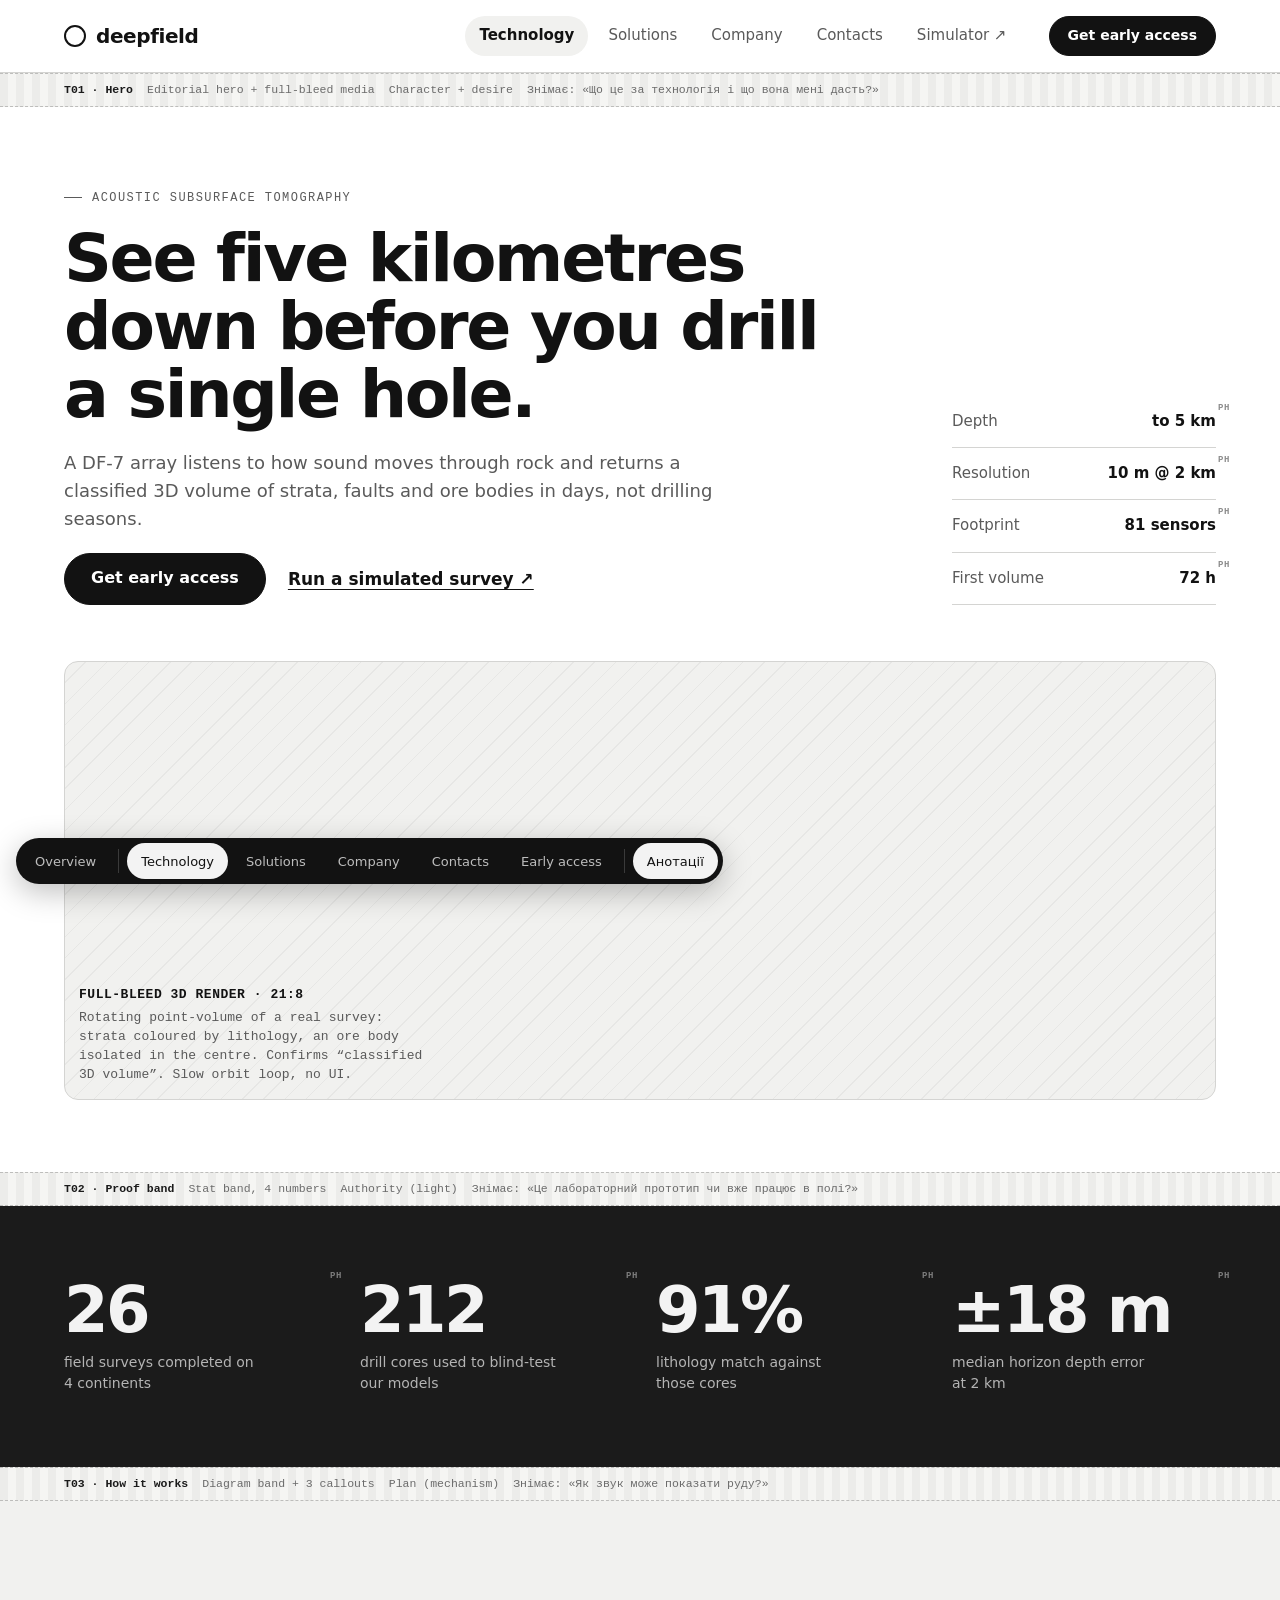
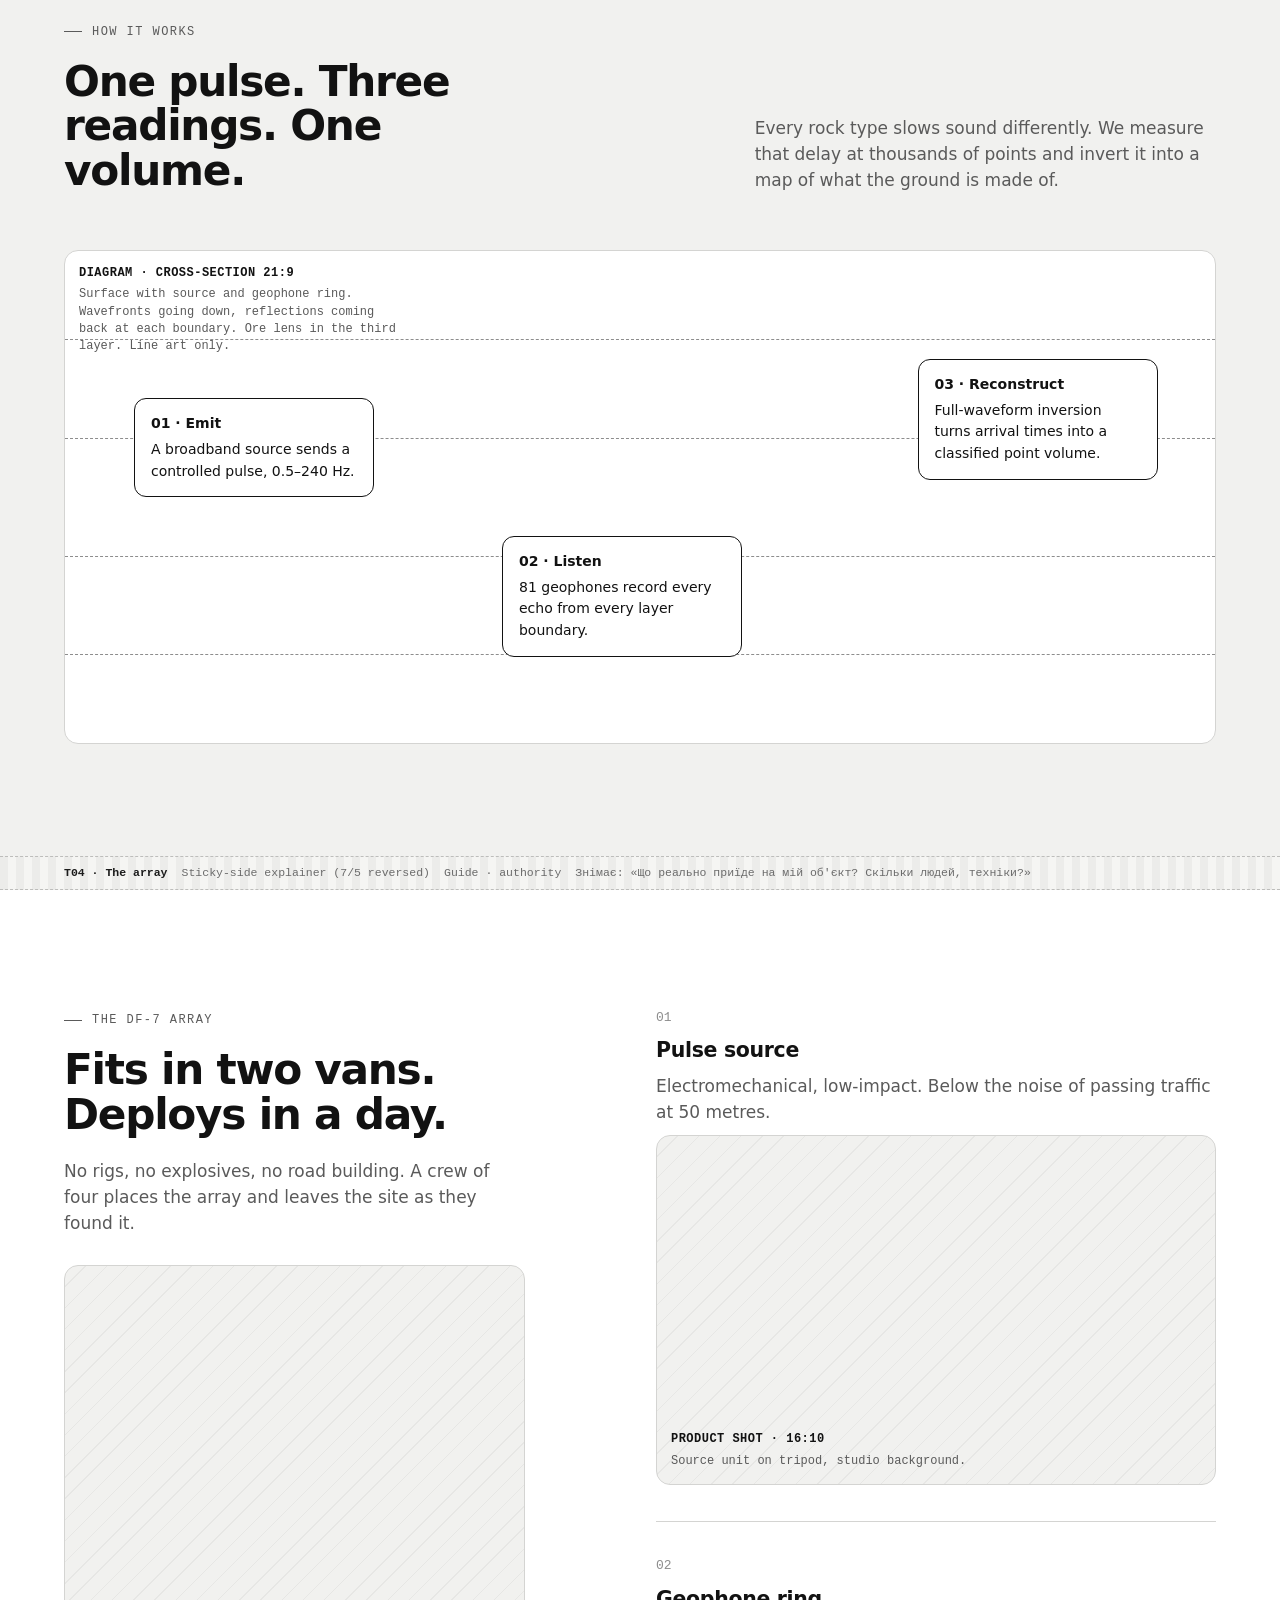
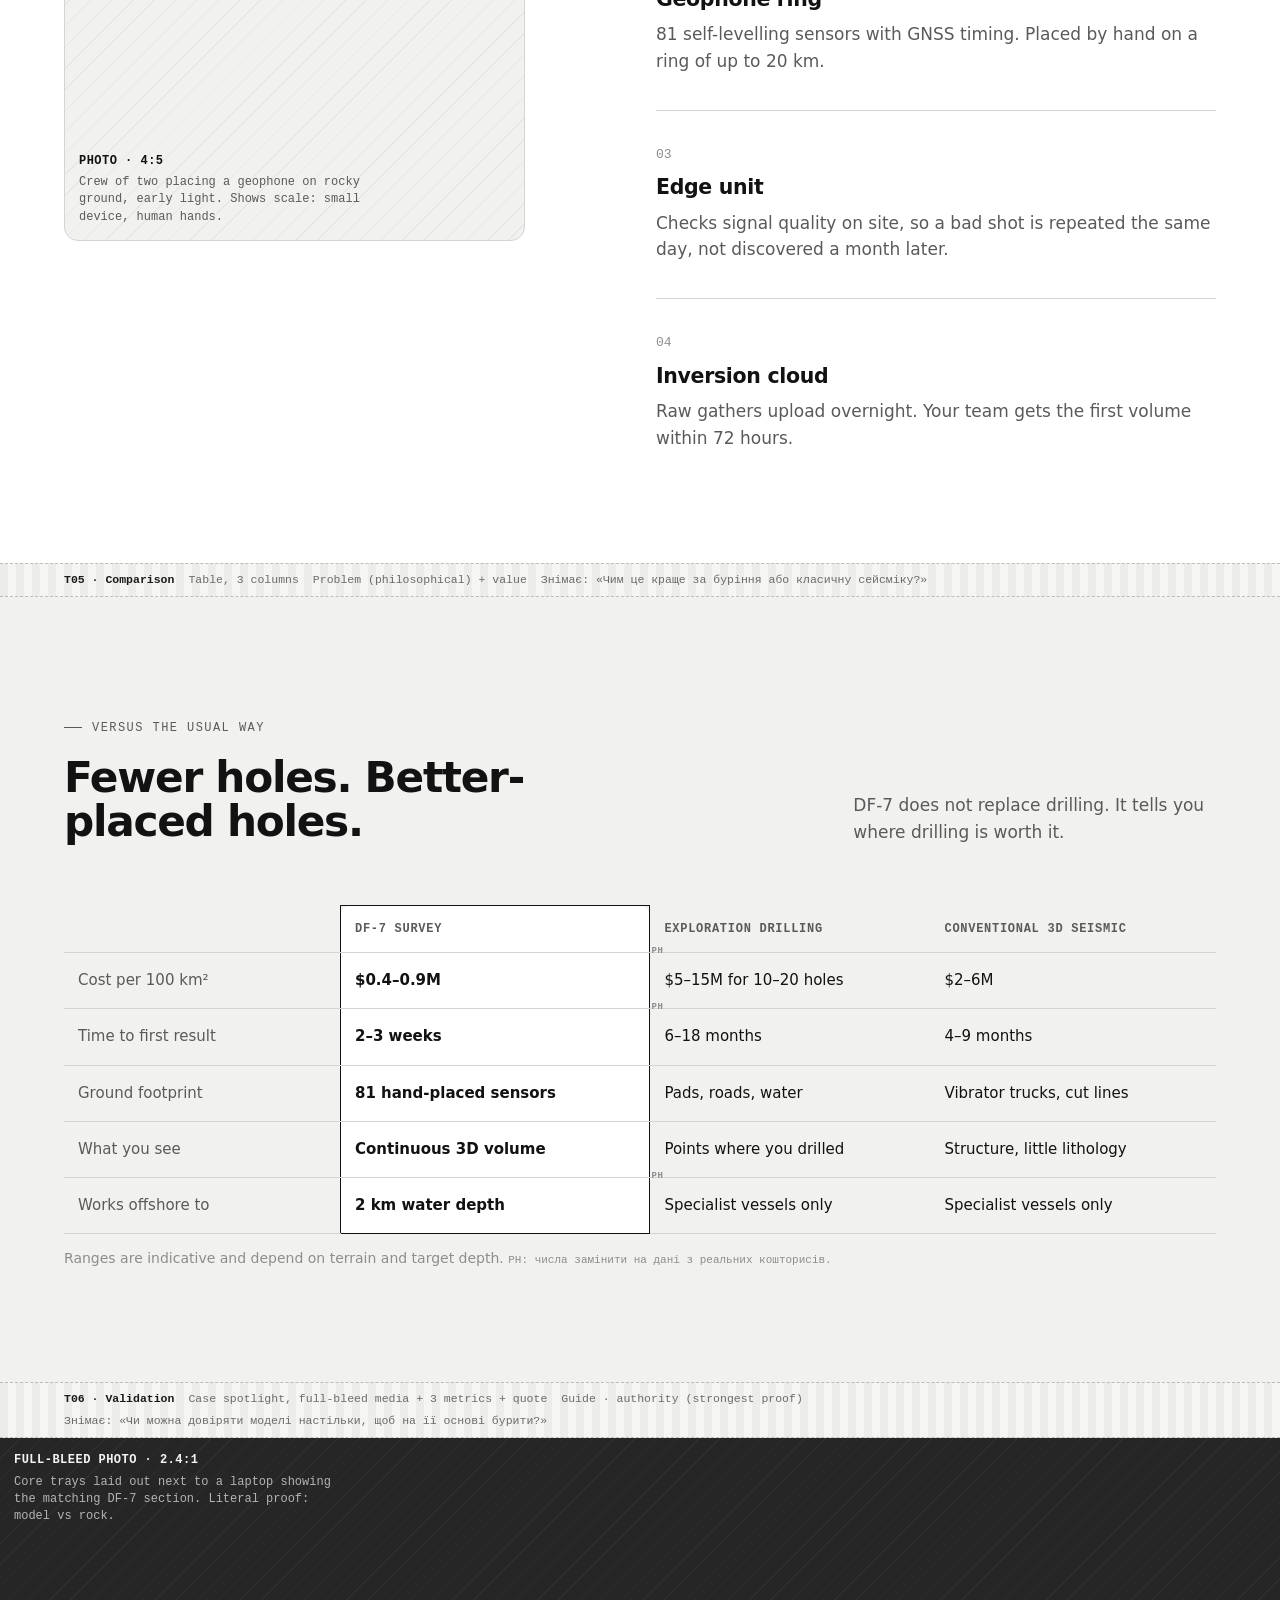
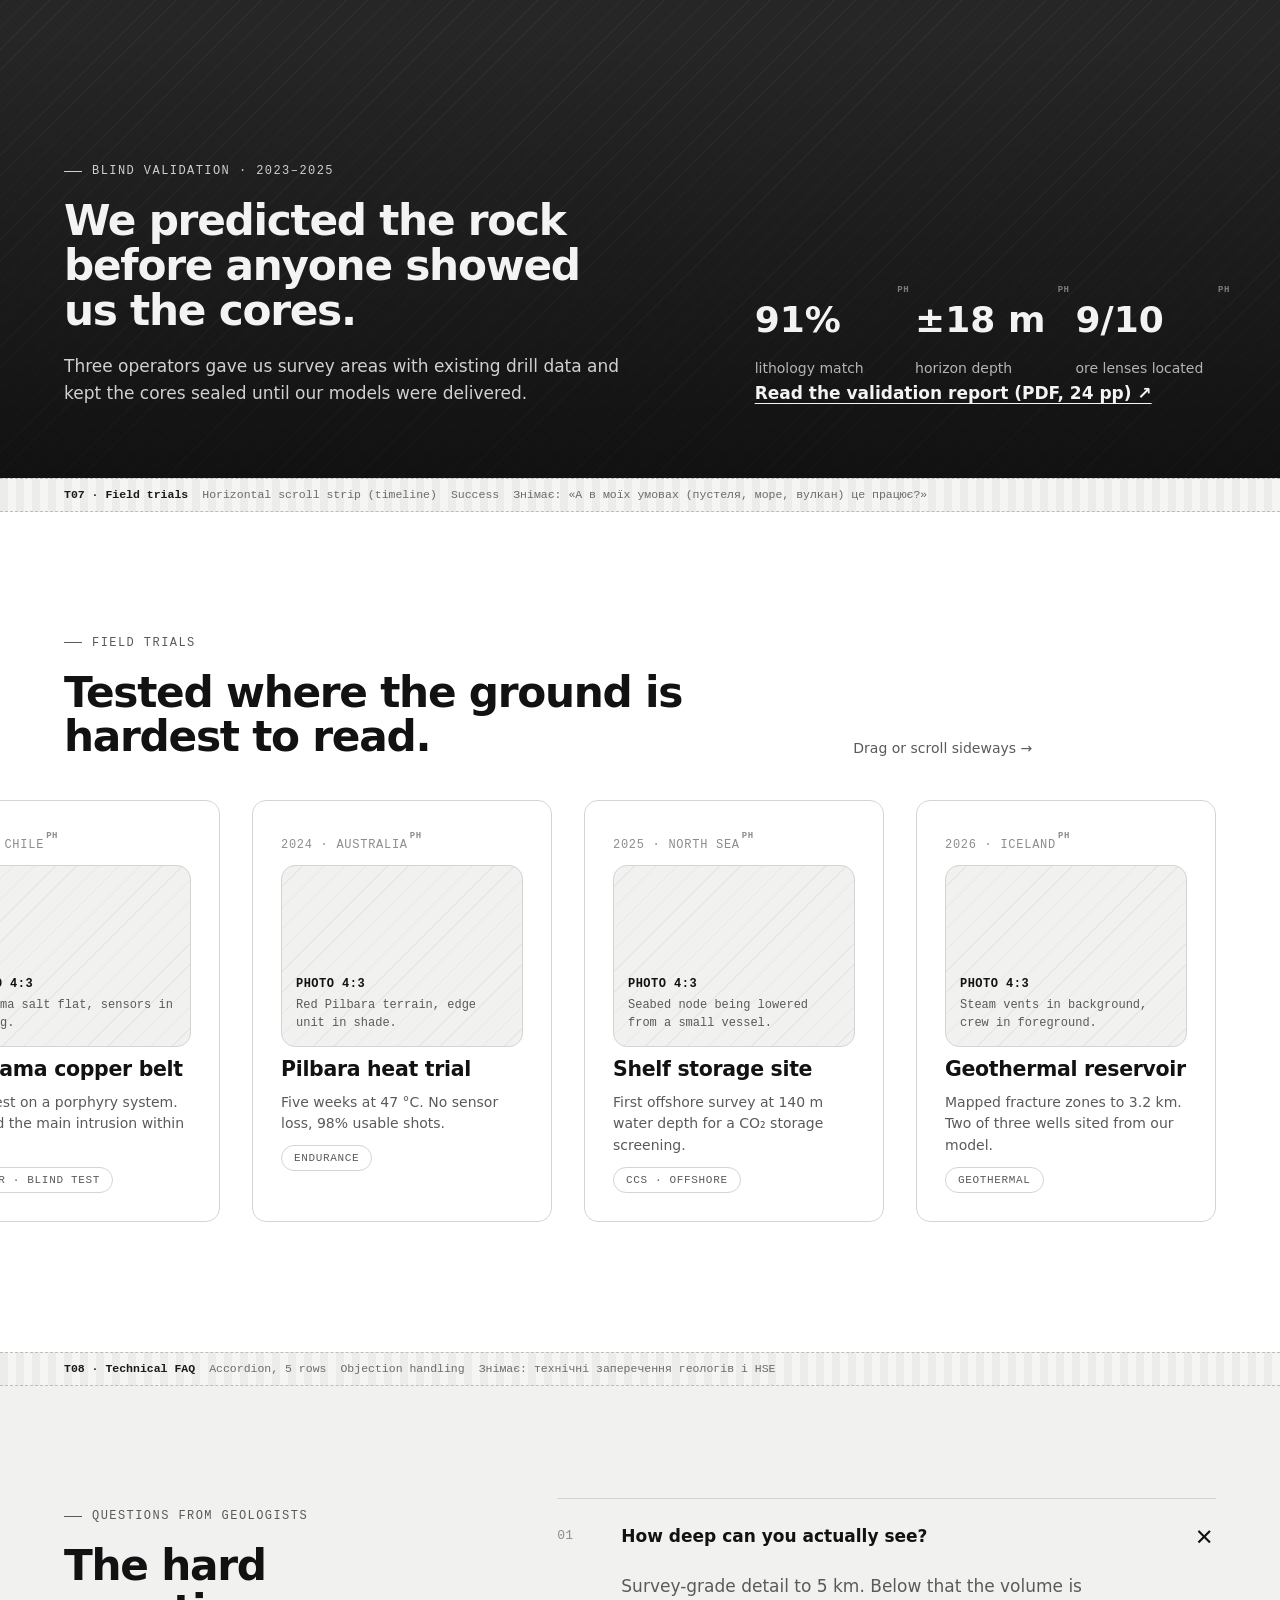
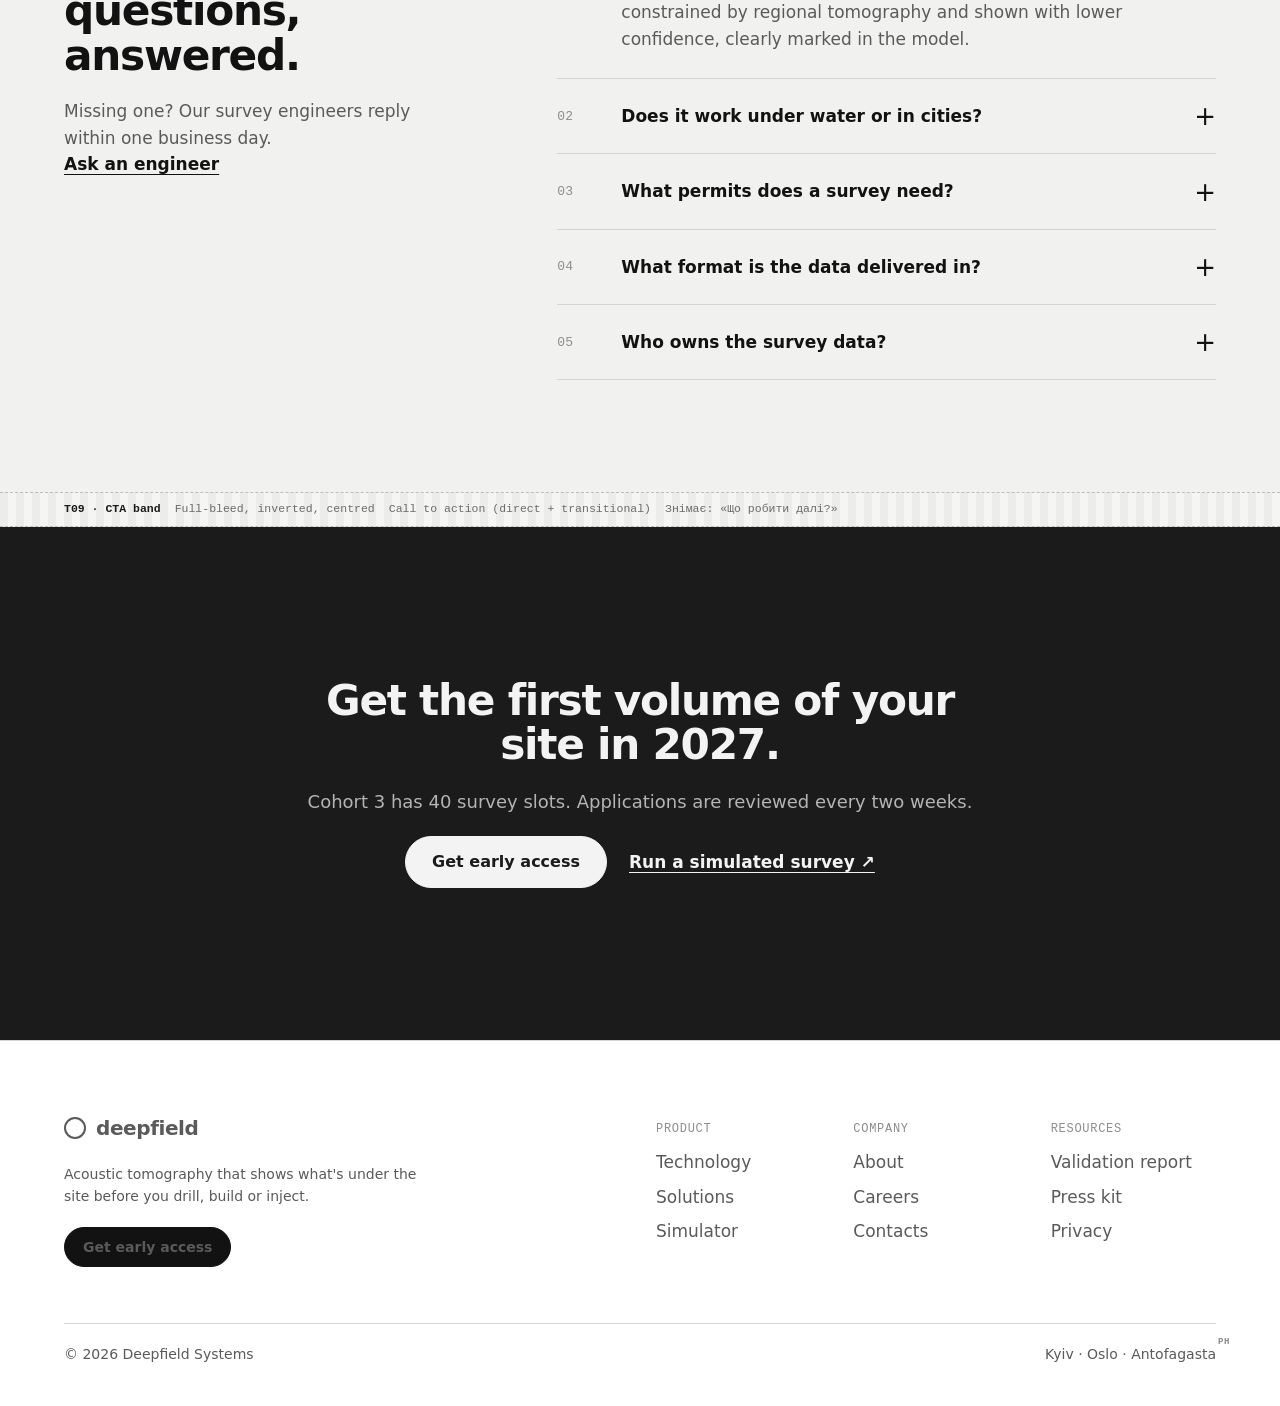
<file: wireframes/03-wireframes.html>
<!doctype html>
<html lang="en">
<head>
<meta charset="utf-8">
<meta name="viewport" content="width=device-width,initial-scale=1">
<title>Deepfield — Typeframes</title>
<style>
:root{
  /* grayscale wireframe tokens — nothing else is allowed */
  --wf-bg:#ffffff; --wf-bg-alt:#f1f1ef; --wf-bg-dark:#1b1b1b;
  --wf-ink:#121212; --wf-ink-mid:#5a5a5a; --wf-ink-low:#8d8d8d; --wf-line:#d4d4d2;
  --font:system-ui,-apple-system,"Segoe UI",Roboto,Helvetica,Arial,sans-serif;
  --mono:ui-monospace,SFMono-Regular,Consolas,"Liberation Mono",monospace;
  --fs-h1:clamp(40px,5.2vw,76px); --fs-h2:clamp(30px,3.3vw,48px); --fs-h3:clamp(20px,1.6vw,24px);
  --fs-lead:clamp(18px,1.35vw,21px); --fs-body:17px; --fs-sm:14px; --fs-xs:12px;
  --fs-num:clamp(44px,5vw,72px);
  --pad-c:72px; --pad-n:112px; --pad-s:152px;
  --side:64px; --gut:32px; --wrap:1320px; --r:14px; --r-pill:999px;
}
@media (max-width:1024px){:root{--side:40px;--gut:24px;--pad-c:56px;--pad-n:84px;--pad-s:112px}}
@media (max-width:720px){:root{--side:20px;--gut:16px;--pad-c:44px;--pad-n:64px;--pad-s:80px;--fs-body:16px}}

*{box-sizing:border-box;margin:0;padding:0}
html{scroll-behavior:smooth}
body{background:var(--wf-bg);color:var(--wf-ink);font:400 var(--fs-body)/1.55 var(--font);-webkit-font-smoothing:antialiased}
a{color:inherit}
button,input,select,textarea{font:inherit;color:inherit}
:focus-visible{outline:2px solid var(--wf-ink);outline-offset:3px}

/* tone */
.t-alt{background:var(--wf-bg-alt)}
.t-dark{background:var(--wf-bg-dark);--wf-ink:#f3f3f3;--wf-ink-mid:#b4b4b4;--wf-ink-low:#7c7c7c;--wf-line:#3a3a3a;--wf-bg-alt:#262626;color:var(--wf-ink)}
.t-accent{background:#d9d9d6}

/* layout */
.wrap{max-width:var(--wrap);margin:0 auto;padding:0 var(--side)}
.g{display:grid;grid-template-columns:repeat(12,minmax(0,1fr));gap:var(--gut)}
.g>*{grid-column:span var(--span,12)}
.c12{--span:12}.c10{--span:10}.c9{--span:9}.c8{--span:8}.c7{--span:7}.c6{--span:6}.c5{--span:5}.c4{--span:4}.c3{--span:3}.c2{--span:2}
.s2{grid-column:2/span var(--span)}.s3{grid-column:3/span var(--span)}.s5{grid-column:5/span var(--span)}.s6{grid-column:6/span var(--span)}.s7{grid-column:7/span var(--span)}.s8{grid-column:8/span var(--span)}.s9{grid-column:9/span var(--span)}.s10{grid-column:10/span var(--span)}
@media (max-width:1024px){.c3:not([class*=" s"]){--span:6}.c4.tab6{--span:6}.c2.s7{grid-column:auto/span 4}}
@media (max-width:720px){.g>*{grid-column:1/-1!important}}
.sec{padding:var(--pad-n) 0;position:relative}
.sec.pc{padding:var(--pad-c) 0}.sec.ps{padding:var(--pad-s) 0}
.end{align-self:end}.center{text-align:center}.mxa{margin-left:auto;margin-right:auto}
.stack>*+*{margin-top:20px}.stack-s>*+*{margin-top:10px}.stack-l>*+*{margin-top:36px}

/* type */
.eyebrow{font:500 var(--fs-xs)/1 var(--mono);letter-spacing:.12em;text-transform:uppercase;color:var(--wf-ink-mid);display:inline-flex;gap:10px;align-items:center}
.eyebrow::before{content:"";width:18px;height:1px;background:currentColor}
h1{font-size:var(--fs-h1);line-height:1.02;letter-spacing:-.035em;font-weight:600}
h2{font-size:var(--fs-h2);line-height:1.06;letter-spacing:-.03em;font-weight:600}
h3{font-size:var(--fs-h3);line-height:1.2;letter-spacing:-.015em;font-weight:600}
.lead{font-size:var(--fs-lead);color:var(--wf-ink-mid);max-width:38em}
.body{color:var(--wf-ink-mid);max-width:34em}
.sm{font-size:var(--fs-sm);color:var(--wf-ink-mid)}
.mono{font-family:var(--mono);font-size:var(--fs-xs);letter-spacing:.06em;text-transform:uppercase;color:var(--wf-ink-low)}
.num{font-size:var(--fs-num);font-weight:600;letter-spacing:-.04em;line-height:1}

/* buttons */
.btn{display:inline-flex;align-items:center;gap:10px;height:52px;padding:0 26px;border-radius:var(--r-pill);border:1.5px solid var(--wf-ink);background:var(--wf-ink);color:var(--wf-bg);font-weight:600;font-size:16px;text-decoration:none;cursor:pointer;transition:transform .15s,opacity .15s}
.t-dark .btn{background:var(--wf-ink);color:var(--wf-bg-dark)}
.btn:hover{opacity:.86}.btn:active{transform:scale(.98)}
.btn[disabled]{opacity:.35;cursor:not-allowed}
.btn--ghost{background:transparent;color:var(--wf-ink)}
.t-dark .btn--ghost{background:transparent;color:var(--wf-ink)}
.btn--sm{height:40px;padding:0 18px;font-size:14px}
.link{font-weight:600;text-decoration:underline;text-underline-offset:4px;text-decoration-thickness:1px}
.link:hover{text-decoration-thickness:2px}
.cta-row{display:flex;flex-wrap:wrap;gap:14px 22px;align-items:center}
.micro{font-size:var(--fs-sm);color:var(--wf-ink-low)}

/* media placeholder */
.m{position:relative;aspect-ratio:var(--ratio,16/9);border:1px solid var(--wf-line);border-radius:var(--r);overflow:hidden;
  background:var(--wf-bg-alt) repeating-linear-gradient(135deg,transparent 0 14px,rgba(127,127,127,.09) 14px 15px)}
.m.sq{border-radius:0;border-left:0;border-right:0}
.m.fill{aspect-ratio:auto;height:100%;min-height:320px}
.m__l{position:absolute;left:14px;bottom:14px;right:14px;font:500 12px/1.45 var(--mono);color:var(--wf-ink-mid);max-width:44ch}
.m__l b{display:block;color:var(--wf-ink);font-weight:600;letter-spacing:.04em;text-transform:uppercase;margin-bottom:4px}
.m.big .m__l{font-size:13px}
.icon{width:44px;height:44px;border:1.5px solid var(--wf-ink);border-radius:50%;display:grid;place-items:center;font:600 10px var(--mono);color:var(--wf-ink-mid);flex:none}
.icon.sq{border-radius:10px}

/* placeholder marker */
[data-placeholder]{position:relative}
[data-placeholder]::after{content:"PH";position:absolute;top:-6px;right:-14px;font:700 9px/1 var(--mono);color:var(--wf-ink-low);letter-spacing:.06em}
.ph-note{font:500 11px/1.4 var(--mono);color:var(--wf-ink-low);text-transform:none;letter-spacing:0}

/* annotations */
.anno{display:flex;flex-wrap:wrap;gap:6px 14px;font:500 11.5px/1.4 var(--mono);color:#6b6b6b;background:repeating-linear-gradient(90deg,#ececea 0 8px,#f5f5f3 8px 16px);border-top:1px dashed #bdbdbb;border-bottom:1px dashed #bdbdbb;padding:8px var(--side)}
.anno b{color:#1b1b1b}
body.no-anno .anno{display:none}

/* header / footer */
.hdr{position:sticky;top:0;z-index:20;background:color-mix(in srgb,var(--wf-bg) 92%,transparent);backdrop-filter:blur(8px);border-bottom:1px solid var(--wf-line)}
.hdr .wrap{display:flex;align-items:center;gap:28px;height:72px}
.logo{font-weight:700;letter-spacing:-.02em;font-size:20px;display:flex;align-items:center;gap:10px;text-decoration:none}
.logo i{width:22px;height:22px;border-radius:50%;border:2px solid currentColor;display:block}
.nav{display:flex;gap:6px;margin-left:auto}
.nav a{padding:8px 14px;border-radius:var(--r-pill);text-decoration:none;font-size:15px;color:var(--wf-ink-mid)}
.nav a:hover{background:var(--wf-bg-alt);color:var(--wf-ink)}
.nav a[aria-current="page"]{color:var(--wf-ink);background:var(--wf-bg-alt);font-weight:600}
.burger{display:none;margin-left:auto;width:44px;height:44px;border-radius:50%;border:1.5px solid var(--wf-ink);background:none;cursor:pointer}
@media (max-width:1024px){.nav,.hdr .btn{display:none}.burger{display:block}}
.ftr{padding:72px 0 40px;border-top:1px solid var(--wf-line)}
.ftr ul{list-style:none}.ftr li+li{margin-top:8px}.ftr a{text-decoration:none;color:var(--wf-ink-mid)}.ftr a:hover{color:var(--wf-ink)}
.ftr__base{margin-top:56px;padding-top:20px;border-top:1px solid var(--wf-line);display:flex;flex-wrap:wrap;gap:12px 28px;justify-content:space-between}

/* components */
.rule{border-top:1px solid var(--wf-line)}
.stat b{display:block}.stat span{display:block;margin-top:10px;color:var(--wf-ink-mid);font-size:var(--fs-sm);max-width:22ch}
.card{border:1px solid var(--wf-line);border-radius:var(--r);padding:28px;background:var(--wf-bg)}
.t-alt .card{background:var(--wf-bg)}
.t-dark .card{background:transparent}
.tag{display:inline-flex;height:26px;align-items:center;padding:0 12px;border-radius:var(--r-pill);border:1px solid var(--wf-line);font:500 11px var(--mono);text-transform:uppercase;letter-spacing:.06em;color:var(--wf-ink-mid)}
.tags{display:flex;flex-wrap:wrap;gap:6px}
.idx{font:500 13px var(--mono);color:var(--wf-ink-low)}

/* index rows */
.rows{border-top:1px solid var(--wf-line)}
.row{display:grid;grid-template-columns:64px 1.2fr 1.6fr 160px;gap:var(--gut);align-items:center;padding:30px 0;border-bottom:1px solid var(--wf-line);text-decoration:none;transition:padding .2s}
.row:hover{padding-left:12px}
.row .arrow{justify-self:end;width:44px;height:44px;border-radius:50%;border:1.5px solid var(--wf-ink);display:grid;place-items:center}
@media (max-width:720px){.row{grid-template-columns:40px 1fr;row-gap:10px}.row>:nth-child(n+3){grid-column:2}.row .arrow{justify-self:start}}

/* table */
.tbl{width:100%;border-collapse:collapse;font-size:15px}
.tbl th,.tbl td{text-align:left;padding:16px 14px;border-bottom:1px solid var(--wf-line);vertical-align:top}
.tbl thead th{font:600 12px var(--mono);text-transform:uppercase;letter-spacing:.06em;color:var(--wf-ink-mid)}
.tbl td:first-child{color:var(--wf-ink-mid);width:24%}
.tbl .us{background:var(--wf-bg);font-weight:600;border-left:1.5px solid var(--wf-ink);border-right:1.5px solid var(--wf-ink)}
.tbl thead .us{border-top:1.5px solid var(--wf-ink);border-radius:10px 10px 0 0}
.tbl tbody tr:last-child .us{border-bottom:1.5px solid var(--wf-ink)}
.tbl-scroll{overflow-x:auto;-webkit-overflow-scrolling:touch}
.tbl-scroll .tbl{min-width:720px}

/* steps */
.steps{display:grid;grid-template-columns:repeat(var(--n,3),1fr);gap:var(--gut);counter-reset:s}
.step{border-top:1.5px solid var(--wf-ink);padding-top:22px}
.step .num{font-size:clamp(36px,3.4vw,52px);margin-bottom:22px;color:var(--wf-ink-low)}
@media (max-width:720px){.steps{grid-template-columns:1fr}}

/* accordion */
.acc{border-top:1px solid var(--wf-line)}
.acc details{border-bottom:1px solid var(--wf-line)}
.acc summary{list-style:none;display:grid;grid-template-columns:52px 1fr 28px;gap:12px;align-items:center;padding:24px 0;cursor:pointer;font-weight:600;font-size:clamp(17px,1.3vw,20px)}
.acc summary::-webkit-details-marker{display:none}
.acc summary::after{content:"+";font:400 26px/1 var(--font);justify-self:end;transition:transform .2s}
.acc details[open] summary::after{transform:rotate(45deg)}
.acc summary:hover{color:var(--wf-ink-mid)}
.acc .a{padding:0 40px 26px 64px;color:var(--wf-ink-mid);max-width:68ch}
@media (max-width:720px){.acc summary{grid-template-columns:34px 1fr 24px}.acc .a{padding-left:46px;padding-right:0}}

/* sticky side */
.sticky{position:sticky;top:110px}
@media (max-width:720px){.sticky{position:static}}

/* tabs */
.tabs{display:inline-flex;gap:4px;padding:4px;border:1px solid var(--wf-line);border-radius:var(--r-pill);flex-wrap:wrap}
.tabs button{height:42px;padding:0 20px;border-radius:var(--r-pill);border:0;background:none;cursor:pointer;font-weight:500;color:var(--wf-ink-mid)}
.tabs button:hover{color:var(--wf-ink)}
.tabs button[aria-selected="true"]{background:var(--wf-ink);color:var(--wf-bg)}
.pane[hidden]{display:none}

/* horizontal strip */
.strip{display:grid;grid-auto-flow:column;grid-auto-columns:minmax(300px,30%);gap:var(--gut);overflow-x:auto;padding:4px var(--side) 18px;scroll-snap-type:x mandatory;scrollbar-width:thin}
.strip>*{scroll-snap-align:start}
@media (max-width:720px){.strip{grid-auto-columns:82%}}

/* marquee */
.marq{overflow:hidden;border-top:1px solid var(--wf-line);border-bottom:1px solid var(--wf-line)}
.marq__t{display:flex;gap:56px;padding:30px 0;width:max-content;animation:mq 40s linear infinite}
.marq__t span{width:150px;height:40px;border:1px dashed var(--wf-ink-low);border-radius:8px;display:grid;place-items:center;font:500 11px var(--mono);color:var(--wf-ink-low)}
@keyframes mq{to{transform:translateX(-50%)}}
@media (prefers-reduced-motion:reduce){.marq__t{animation:none}*{scroll-behavior:auto!important;transition:none!important}}

/* forms */
.form{display:grid;grid-template-columns:1fr 1fr;gap:18px}
.form .full{grid-column:1/-1}
@media (max-width:720px){.form{grid-template-columns:1fr}}
.fld label{display:block;font-size:14px;font-weight:600;margin-bottom:8px}
.fld label small{font-weight:400;color:var(--wf-ink-low)}
.inp{width:100%;height:52px;border:1.5px solid var(--wf-line);border-radius:12px;background:var(--wf-bg);padding:0 16px;transition:border-color .15s}
textarea.inp{height:128px;padding:14px 16px;resize:vertical}
.inp:hover{border-color:var(--wf-ink-low)}.inp:focus{outline:none;border-color:var(--wf-ink)}
.inp.err{border-color:var(--wf-ink);border-style:dashed}
.hint{font-size:13px;color:var(--wf-ink-low);margin-top:6px}
.seg{display:flex;flex-wrap:wrap;gap:6px}
.seg input{position:absolute;opacity:0;pointer-events:none}
.seg label{height:42px;padding:0 16px;border-radius:var(--r-pill);border:1.5px solid var(--wf-line);display:inline-flex;align-items:center;font-size:14px;font-weight:500;cursor:pointer;margin:0}
.seg label:hover{border-color:var(--wf-ink-low)}
.seg input:checked+label{border-color:var(--wf-ink);background:var(--wf-ink);color:var(--wf-bg)}
.seg input:focus-visible+label{outline:2px solid var(--wf-ink);outline-offset:2px}
.chk{display:flex;gap:12px;align-items:flex-start;font-size:14px;color:var(--wf-ink-mid)}
.chk input{width:20px;height:20px;margin-top:2px;accent-color:#121212;flex:none}
.form-card{border:1.5px solid var(--wf-ink);border-radius:22px;padding:36px;background:var(--wf-bg)}
@media (max-width:720px){.form-card{padding:22px}}
.state{border:1.5px dashed var(--wf-ink-low);border-radius:22px;padding:36px}

/* misc */
.diagram{position:relative;aspect-ratio:21/9;border:1px solid var(--wf-line);border-radius:var(--r);background:var(--wf-bg)}
.diagram .layer{position:absolute;left:0;right:0;border-top:1px dashed var(--wf-ink-low)}
.callout{position:absolute;max-width:240px;background:var(--wf-bg);border:1px solid var(--wf-ink);border-radius:12px;padding:14px 16px;font-size:14px}
.callout b{display:block;margin-bottom:4px}
@media (max-width:900px){.diagram{aspect-ratio:auto;padding:220px 16px 16px;display:grid;gap:10px}.callout{position:static;max-width:none}}
.portrait{--ratio:4/5}
.quote{font-size:clamp(26px,2.8vw,40px);line-height:1.18;letter-spacing:-.02em;font-weight:500}
.who{display:flex;gap:14px;align-items:center}
.who .av{width:52px;height:52px;border-radius:50%;border:1px solid var(--wf-line);background:var(--wf-bg-alt)}
.overlay{position:relative}
.overlay .m{border-radius:0;border:0;min-height:640px;aspect-ratio:auto}
.overlay .on{position:absolute;inset:auto 0 0 0;padding:0 0 var(--pad-c)}
.overlay .scrim{position:absolute;inset:0;background:linear-gradient(transparent 30%,rgba(0,0,0,.55))}
.overlay .on .wrap{color:#f3f3f3}
.overlay .on .lead,.overlay .on .body{color:#d0d0d0}
.overlay .on .eyebrow{color:#cfcfcf}
.overlay .on .btn{background:#f3f3f3;color:#121212;border-color:#f3f3f3}
.overlay .on .btn--ghost{background:transparent;color:#f3f3f3}
.overlay .m__l{top:14px;bottom:auto}
.speclist{display:grid;gap:0}
.speclist div{display:flex;justify-content:space-between;gap:16px;padding:14px 0;border-bottom:1px solid var(--wf-line);font-size:15px}
.speclist div span:first-child{color:var(--wf-ink-mid)}
.chip-row{display:flex;flex-wrap:wrap;gap:8px}
.pill-status{display:inline-flex;gap:8px;align-items:center;height:32px;padding:0 14px;border-radius:var(--r-pill);border:1px solid var(--wf-line);font-size:13px}
.pill-status i{width:8px;height:8px;border-radius:50%;background:var(--wf-ink)}
.bar{height:8px;border-radius:99px;background:var(--wf-line);overflow:hidden}.bar i{display:block;height:100%;background:var(--wf-ink)}

/* switcher */
.sw{position:fixed;left:16px;bottom:16px;z-index:50;display:flex;gap:4px;padding:5px;border-radius:var(--r-pill);background:#121212;color:#f3f3f3;box-shadow:0 8px 30px rgba(0,0,0,.25);max-width:calc(100vw - 32px);overflow-x:auto}
.sw button{height:36px;padding:0 14px;border-radius:var(--r-pill);border:0;background:none;color:#bdbdbd;cursor:pointer;font:500 13px var(--font);white-space:nowrap}
.sw button:hover{color:#fff}
.sw button[aria-pressed="true"]{background:#f3f3f3;color:#121212}
.sw .sep{width:1px;background:#3a3a3a;margin:6px 4px;flex:none}
.page[hidden]{display:none}

/* overview doc */
.doc h2{font-size:clamp(26px,2.6vw,36px)}
.doc table{width:100%;border-collapse:collapse;font-size:14px}
.doc th,.doc td{border-bottom:1px solid var(--wf-line);padding:10px 10px;text-align:left;vertical-align:top}
.doc th{font:600 11px var(--mono);text-transform:uppercase;letter-spacing:.06em;color:var(--wf-ink-mid)}
.doc ul{padding-left:18px}.doc li+li{margin-top:6px}
.doc code{font-family:var(--mono);font-size:13px;background:var(--wf-bg-alt);padding:1px 6px;border-radius:5px}
</style>
</head>
<body>

<!-- ============ GLOBAL HEADER (shared) ============ -->
<header class="hdr">
  <div class="wrap">
    <a class="logo" href="#technology" data-go="technology"><i></i>deepfield</a>
    <nav class="nav" aria-label="Main">
      <a href="#technology" data-go="technology">Technology</a>
      <a href="#solutions" data-go="solutions">Solutions</a>
      <a href="#company" data-go="company">Company</a>
      <a href="#contacts" data-go="contacts">Contacts</a>
      <a href="../simulator.html">Simulator ↗</a>
    </nav>
    <a class="btn btn--sm" href="#access" data-go="access">Get early access</a>
    <button class="burger" aria-label="Open menu">≡</button>
  </div>
</header>

<main>

<!-- =========================================================
     OVERVIEW
========================================================= -->
<section class="page doc" id="p-overview" data-page="overview" lang="uk" hidden>
  <div class="sec pc"><div class="wrap stack-l">
    <div class="stack">
      <span class="eyebrow">Deepfield · Внутрішні сторінки · Typeframes v1</span>
      <h1 style="font-size:clamp(34px,4vw,56px)">Структура внутрішніх сторінок</h1>
      <p class="lead">Сірі вайрфрейми з уже фінальними текстами (англійською). Кожна секція має смугу-анотацію: номер, роль, елемент StoryBrand і сумнів, який вона знімає. Сторінки перемикаються пілюлею внизу ліворуч; кнопка «Анотації» ховає службові смуги.</p>
    </div>

    <div class="g">
      <div class="c6 stack">
        <h2>Карта сайту і навігація</h2>
        <table>
          <thead><tr><th>Сторінка</th><th>Завдання</th><th>Головна дія</th></tr></thead>
          <tbody>
            <tr><td>Home (є)</td><td>Вау-історія: планета → скан → зріз</td><td>Get early access</td></tr>
            <tr><td>Technology</td><td>Як працює, валідація, польові тести, результати</td><td>Get early access</td></tr>
            <tr><td>Solutions</td><td>Для чого: 5 галузей + як виглядає проєкт</td><td>Get early access</td></tr>
            <tr><td>Company</td><td>Хто стоїть за технологією, команда, історія</td><td>Get early access</td></tr>
            <tr><td>Contacts</td><td>Реквізити, офіси, форма для запитання</td><td>Send message</td></tr>
            <tr><td>Get early access</td><td>Заявка у вейтлист когорти, ранжування</td><td>Join the waitlist</td></tr>
            <tr><td>Simulator (є)</td><td>Перехідний CTA для тих, хто ще не готовий</td><td>Run a simulated survey</td></tr>
          </tbody>
        </table>
      </div>
      <div class="c5 s8 stack">
        <h2>Логіка CTA</h2>
        <ul>
          <li><b>Прямий CTA</b> всюди однаковий: <code>Get early access</code> (у шапці, у кожній CTA-смузі, у футері).</li>
          <li><b>Перехідний CTA</b>: <code>Run a simulated survey</code>, тобто симулятор. Для тих, хто ще не готовий до заявки.</li>
          <li>На сторінці Contacts основна дія — <code>Send message</code>. Early access там тільки вторинний, щоб не змішувати два наміри.</li>
          <li>Сторінка заявки закінчується станом «після відправки» (показано у вайрфреймі).</li>
        </ul>
      </div>
    </div>

    <div class="stack">
      <h2>Ритм-мапи</h2>
      <table>
        <thead><tr><th>#</th><th>Technology</th><th>Solutions</th><th>Company</th><th>Contacts</th><th>Early access</th></tr></thead>
        <tbody>
          <tr><td>1</td><td>Editorial hero + full-bleed · default</td><td>Full-bleed media hero · dark</td><td>Editorial hero, offset media · default</td><td>Contact split · default</td><td>Hero + форма, що перекриває · alt</td></tr>
          <tr><td>2</td><td>Stat band · dark</td><td>Index rows (5) · default</td><td>Manifesto · accent</td><td>Map full-bleed + офіси · alt</td><td>Що входить, нумерований список · default</td></tr>
          <tr><td>3</td><td>Diagram band · alt</td><td>Alt rows 7/5 → 5/7 · alt</td><td>Sticky timeline · default</td><td>Routing rows · default</td><td>Відбір, 3 кроки · dark</td></tr>
          <tr><td>4</td><td>Sticky explainer (hardware) · default</td><td>Stakes manifesto · accent</td><td>Stat band · dark</td><td>Legal band · dark</td><td>Testimonial + media · default</td></tr>
          <tr><td>5</td><td>Comparison table · alt</td><td>Plan, 3 кроки · default</td><td>Team grid · alt</td><td>—</td><td>FAQ · alt</td></tr>
          <tr><td>6</td><td>Validation spotlight · dark full-bleed</td><td>Case grid · alt</td><td>Investors marquee · default</td><td>—</td><td>Success state · default</td></tr>
          <tr><td>7</td><td>Field-trial strip · default</td><td>Tabs: deliverables · default</td><td>Careers 5/7 media · alt</td><td>—</td><td>—</td></tr>
          <tr><td>8</td><td>FAQ · alt</td><td>CTA band · dark</td><td>CTA band · dark</td><td>—</td><td>—</td></tr>
          <tr><td>9</td><td>CTA band · dark</td><td></td><td></td><td></td><td></td></tr>
        </tbody>
      </table>
    </div>

    <div class="g">
      <div class="c6 stack">
        <h2>Що пропущено зі скіла</h2>
        <ul>
          <li>Фази 1–4 (дослідження конкурентів, ICP, затвердження структури — Gate A) пропущено за запитом: одразу вайрфрейми. Ризик: сегменти і заперечення в FAQ взяті з логіки продукту, а не з інтерв'ю.</li>
          <li>Пункт «Solutions» скіл радить не вживати як окреме слово. Альтернатива для меню: <code>Use cases</code> або <code>Applications</code>.</li>
        </ul>
      </div>
      <div class="c5 s8 stack">
        <h2>Плейсхолдери</h2>
        <p class="body">Усі цифри, імена, логотипи, реквізити й адреси позначено <code>PH</code> (атрибут <code>data-placeholder</code>). Їх треба замінити реальними даними до етапу Look &amp; Feel. Ключові з них: результати blind-test, список польових тестів, команда, інвестори, юридична особа, офіси, розмір когорти.</p>
        <p class="sm" id="phCount"></p>
      </div>
    </div>
  </div></div>
</section>

<!-- =========================================================
     TECHNOLOGY
========================================================= -->
<section class="page" id="p-technology" data-page="technology">

  <div class="anno"><b>T01 · Hero</b><span>Editorial hero + full-bleed media</span><span>Character + desire</span><span>Знімає: «Що це за технологія і що вона мені дасть?»</span></div>
  <section class="sec pc">
    <div class="wrap g">
      <div class="c8 stack">
        <span class="eyebrow">Acoustic subsurface tomography</span>
        <h1>See five kilometres down before you drill a single hole.</h1>
        <p class="lead">A DF‑7 array listens to how sound moves through rock and returns a classified 3D volume of strata, faults and ore bodies in days, not drilling seasons.</p>
        <div class="cta-row"><a class="btn" href="#access" data-go="access">Get early access</a><a class="link" href="../simulator.html">Run a simulated survey ↗</a></div>
      </div>
      <div class="c3 s10 end speclist">
        <div><span>Depth</span><b data-placeholder>to 5 km</b></div>
        <div><span>Resolution</span><b data-placeholder>10 m @ 2 km</b></div>
        <div><span>Footprint</span><b data-placeholder>81 sensors</b></div>
        <div><span>First volume</span><b data-placeholder>72 h</b></div>
      </div>
    </div>
    <div class="wrap" style="margin-top:56px">
      <div class="m big" style="--ratio:21/8"><span class="m__l"><b>Full-bleed 3D render · 21:8</b>Rotating point-volume of a real survey: strata coloured by lithology, an ore body isolated in the centre. Confirms “classified 3D volume”. Slow orbit loop, no UI.</span></div>
    </div>
  </section>

  <div class="anno"><b>T02 · Proof band</b><span>Stat band, 4 numbers</span><span>Authority (light)</span><span>Знімає: «Це лабораторний прототип чи вже працює в полі?»</span></div>
  <section class="sec pc t-dark">
    <div class="wrap g">
      <div class="c3 stat"><b class="num" data-placeholder>26</b><span>field surveys completed on 4 continents</span></div>
      <div class="c3 stat"><b class="num" data-placeholder>212</b><span>drill cores used to blind-test our models</span></div>
      <div class="c3 stat"><b class="num" data-placeholder>91%</b><span>lithology match against those cores</span></div>
      <div class="c3 stat"><b class="num" data-placeholder>±18 m</b><span>median horizon depth error at 2 km</span></div>
    </div>
  </section>

  <div class="anno"><b>T03 · How it works</b><span>Diagram band + 3 callouts</span><span>Plan (mechanism)</span><span>Знімає: «Як звук може показати руду?»</span></div>
  <section class="sec t-alt">
    <div class="wrap g">
      <div class="c5 stack"><span class="eyebrow">How it works</span><h2>One pulse. Three readings. One volume.</h2></div>
      <p class="c5 s8 body end">Every rock type slows sound differently. We measure that delay at thousands of points and invert it into a map of what the ground is made of.</p>
      <div class="c12" style="margin-top:24px">
        <div class="diagram">
          <div class="layer" style="top:18%"></div><div class="layer" style="top:38%"></div><div class="layer" style="top:62%"></div><div class="layer" style="top:82%"></div>
          <span class="m__l" style="top:14px;bottom:auto"><b>Diagram · cross-section 21:9</b>Surface with source and geophone ring. Wavefronts going down, reflections coming back at each boundary. Ore lens in the third layer. Line art only.</span>
          <div class="callout" style="left:6%;top:30%"><b>01 · Emit</b>A broadband source sends a controlled pulse, 0.5–240 Hz.</div>
          <div class="callout" style="left:38%;top:58%"><b>02 · Listen</b>81 geophones record every echo from every layer boundary.</div>
          <div class="callout" style="right:5%;top:22%"><b>03 · Reconstruct</b>Full-waveform inversion turns arrival times into a classified point volume.</div>
        </div>
      </div>
    </div>
  </section>

  <div class="anno"><b>T04 · The array</b><span>Sticky-side explainer (7/5 reversed)</span><span>Guide · authority</span><span>Знімає: «Що реально приїде на мій об'єкт? Скільки людей, техніки?»</span></div>
  <section class="sec">
    <div class="wrap g">
      <div class="c5">
        <div class="sticky stack">
          <span class="eyebrow">The DF‑7 array</span>
          <h2>Fits in two vans. Deploys in a day.</h2>
          <p class="body">No rigs, no explosives, no road building. A crew of four places the array and leaves the site as they found it.</p>
          <div class="m" style="--ratio:4/5;margin-top:28px"><span class="m__l"><b>Photo · 4:5</b>Crew of two placing a geophone on rocky ground, early light. Shows scale: small device, human hands.</span></div>
        </div>
      </div>
      <div class="c6 s7 stack-l">
        <div class="stack-s"><span class="idx">01</span><h3>Pulse source</h3><p class="body">Electromechanical, low-impact. Below the noise of passing traffic at 50 metres.</p><div class="m" style="--ratio:16/10"><span class="m__l"><b>Product shot · 16:10</b>Source unit on tripod, studio background.</span></div></div>
        <div class="stack-s rule" style="padding-top:28px"><span class="idx">02</span><h3>Geophone ring</h3><p class="body">81 self-levelling sensors with GNSS timing. Placed by hand on a ring of up to 20 km.</p></div>
        <div class="stack-s rule" style="padding-top:28px"><span class="idx">03</span><h3>Edge unit</h3><p class="body">Checks signal quality on site, so a bad shot is repeated the same day, not discovered a month later.</p></div>
        <div class="stack-s rule" style="padding-top:28px"><span class="idx">04</span><h3>Inversion cloud</h3><p class="body">Raw gathers upload overnight. Your team gets the first volume within 72 hours.</p></div>
      </div>
    </div>
  </section>

  <div class="anno"><b>T05 · Comparison</b><span>Table, 3 columns</span><span>Problem (philosophical) + value</span><span>Знімає: «Чим це краще за буріння або класичну сейсміку?»</span></div>
  <section class="sec t-alt">
    <div class="wrap g">
      <div class="c6 stack"><span class="eyebrow">Versus the usual way</span><h2>Fewer holes. Better-placed holes.</h2></div>
      <p class="c4 s9 body end">DF‑7 does not replace drilling. It tells you where drilling is worth it.</p>
      <div class="c12 tbl-scroll" style="margin-top:28px">
        <table class="tbl">
          <thead><tr><th></th><th class="us">DF‑7 survey</th><th>Exploration drilling</th><th>Conventional 3D seismic</th></tr></thead>
          <tbody>
            <tr><td>Cost per 100 km²</td><td class="us" data-placeholder>$0.4–0.9M</td><td>$5–15M for 10–20 holes</td><td>$2–6M</td></tr>
            <tr><td>Time to first result</td><td class="us" data-placeholder>2–3 weeks</td><td>6–18 months</td><td>4–9 months</td></tr>
            <tr><td>Ground footprint</td><td class="us">81 hand-placed sensors</td><td>Pads, roads, water</td><td>Vibrator trucks, cut lines</td></tr>
            <tr><td>What you see</td><td class="us">Continuous 3D volume</td><td>Points where you drilled</td><td>Structure, little lithology</td></tr>
            <tr><td>Works offshore to</td><td class="us" data-placeholder>2 km water depth</td><td>Specialist vessels only</td><td>Specialist vessels only</td></tr>
          </tbody>
        </table>
        <p class="micro" style="margin-top:14px">Ranges are indicative and depend on terrain and target depth. <span class="ph-note">PH: числа замінити на дані з реальних кошторисів.</span></p>
      </div>
    </div>
  </section>

  <div class="anno"><b>T06 · Validation</b><span>Case spotlight, full-bleed media + 3 metrics + quote</span><span>Guide · authority (strongest proof)</span><span>Знімає: «Чи можна довіряти моделі настільки, щоб на її основі бурити?»</span></div>
  <section class="overlay t-dark">
    <div class="m"><span class="m__l"><b>Full-bleed photo · 2.4:1</b>Core trays laid out next to a laptop showing the matching DF‑7 section. Literal proof: model vs rock.</span></div>
    <div class="scrim"></div>
    <div class="on"><div class="wrap g">
      <div class="c6 stack">
        <span class="eyebrow">Blind validation · 2023–2025</span>
        <h2>We predicted the rock before anyone showed us the cores.</h2>
        <p class="body">Three operators gave us survey areas with existing drill data and kept the cores sealed until our models were delivered.</p>
      </div>
      <div class="c5 s8 end stack">
        <div class="g" style="--gut:20px">
          <div class="c4 stat"><b style="font-size:36px;font-weight:600" data-placeholder>91%</b><span>lithology match</span></div>
          <div class="c4 stat"><b style="font-size:36px;font-weight:600" data-placeholder>±18 m</b><span>horizon depth</span></div>
          <div class="c4 stat"><b style="font-size:36px;font-weight:600" data-placeholder>9/10</b><span>ore lenses located</span></div>
        </div>
        <a class="link" href="#">Read the validation report (PDF, 24 pp) ↗</a>
      </div>
    </div></div>
  </section>

  <div class="anno"><b>T07 · Field trials</b><span>Horizontal scroll strip (timeline)</span><span>Success</span><span>Знімає: «А в моїх умовах (пустеля, море, вулкан) це працює?»</span></div>
  <section class="sec">
    <div class="wrap g" style="margin-bottom:36px">
      <div class="c7 stack"><span class="eyebrow">Field trials</span><h2>Tested where the ground is hardest to read.</h2></div>
      <p class="c4 s9 sm end">Drag or scroll sideways →</p>
    </div>
    <div class="strip" tabindex="0" aria-label="Field trials">
      <article class="card stack-s"><span class="mono" data-placeholder>2022 · Ukraine</span><div class="m" style="--ratio:4/3"><span class="m__l"><b>Photo 4:3</b>Iron-ore quarry edge, array on plateau.</span></div><h3>Kryvbas pilot</h3><p class="sm">First full array. Mapped a known iron formation to 1.8 km and matched mine records.</p><span class="tag">Iron · Mining</span></article>
      <article class="card stack-s"><span class="mono" data-placeholder>2023 · Chile</span><div class="m" style="--ratio:4/3"><span class="m__l"><b>Photo 4:3</b>Atacama salt flat, sensors in a ring.</span></div><h3>Atacama copper belt</h3><p class="sm">Blind test on a porphyry system. Located the main intrusion within 40 m.</p><span class="tag">Copper · Blind test</span></article>
      <article class="card stack-s"><span class="mono" data-placeholder>2024 · Australia</span><div class="m" style="--ratio:4/3"><span class="m__l"><b>Photo 4:3</b>Red Pilbara terrain, edge unit in shade.</span></div><h3>Pilbara heat trial</h3><p class="sm">Five weeks at 47 °C. No sensor loss, 98% usable shots.</p><span class="tag">Endurance</span></article>
      <article class="card stack-s"><span class="mono" data-placeholder>2025 · North Sea</span><div class="m" style="--ratio:4/3"><span class="m__l"><b>Photo 4:3</b>Seabed node being lowered from a small vessel.</span></div><h3>Shelf storage site</h3><p class="sm">First offshore survey at 140 m water depth for a CO₂ storage screening.</p><span class="tag">CCS · Offshore</span></article>
      <article class="card stack-s"><span class="mono" data-placeholder>2026 · Iceland</span><div class="m" style="--ratio:4/3"><span class="m__l"><b>Photo 4:3</b>Steam vents in background, crew in foreground.</span></div><h3>Geothermal reservoir</h3><p class="sm">Mapped fracture zones to 3.2 km. Two of three wells sited from our model.</p><span class="tag">Geothermal</span></article>
    </div>
  </section>

  <div class="anno"><b>T08 · Technical FAQ</b><span>Accordion, 5 rows</span><span>Objection handling</span><span>Знімає: технічні заперечення геологів і HSE</span></div>
  <section class="sec t-alt">
    <div class="wrap g">
      <div class="c4 stack"><span class="eyebrow">Questions from geologists</span><h2>The hard questions, answered.</h2><p class="body">Missing one? Our survey engineers reply within one business day.</p><a class="link" href="#contacts" data-go="contacts">Ask an engineer</a></div>
      <div class="c7 s6 acc">
        <details open><summary><span class="idx">01</span>How deep can you actually see?</summary><p class="a">Survey-grade detail to 5 km. Below that the volume is constrained by regional tomography and shown with lower confidence, clearly marked in the model.</p></details>
        <details><summary><span class="idx">02</span>Does it work under water or in cities?</summary><p class="a">Offshore to 2 km water depth with seabed nodes. In cities we survey at night and filter traffic noise; resolution drops by about 20%.</p></details>
        <details><summary><span class="idx">03</span>What permits does a survey need?</summary><p class="a">Usually a land-access agreement only. There are no explosives, no drilling and no vehicles off existing roads. We prepare the environmental note for you.</p></details>
        <details><summary><span class="idx">04</span>What format is the data delivered in?</summary><p class="a">SEG‑Y and LAS for your existing software, a point volume in LAZ, and a browser viewer for people who don't run geoscience tools.</p></details>
        <details><summary><span class="idx">05</span>Who owns the survey data?</summary><p class="a">You do. We keep a copy only to improve the inversion models, and only if you allow it in the contract.</p></details>
      </div>
    </div>
  </section>

  <div class="anno"><b>T09 · CTA band</b><span>Full-bleed, inverted, centred</span><span>Call to action (direct + transitional)</span><span>Знімає: «Що робити далі?»</span></div>
  <section class="sec ps t-dark center">
    <div class="wrap stack" style="max-width:820px">
      <h2>Get the first volume of your site in 2027.</h2>
      <p class="lead mxa">Cohort 3 has 40 survey slots. Applications are reviewed every two weeks.</p>
      <div class="cta-row" style="justify-content:center"><a class="btn" href="#access" data-go="access">Get early access</a><a class="link" href="../simulator.html">Run a simulated survey ↗</a></div>
    </div>
  </section>
</section>

<!-- =========================================================
     SOLUTIONS
========================================================= -->
<section class="page" id="p-solutions" data-page="solutions" hidden>

  <div class="anno"><b>S01 · Hero</b><span>Full-bleed media hero, type bottom-left over scrim</span><span>Character + desire</span><span>Знімає: «Це для моєї галузі?»</span></div>
  <section class="overlay t-dark">
    <div class="m" style="min-height:720px"><span class="m__l"><b>Full-bleed video loop · 16:9</b>Drone shot over open-pit mine edge. A section of ground fades into the point-volume below. Confirms “know what's under the site”.</span></div>
    <div class="scrim"></div>
    <div class="on"><div class="wrap g">
      <div class="c8 stack">
        <span class="eyebrow">For mining, energy and infrastructure</span>
        <h1>Know what's under the site before the first borehole.</h1>
        <p class="lead">Exploration teams, geothermal developers and tunnel engineers use one DF‑7 survey to decide where to drill, build or walk away.</p>
        <div class="cta-row"><a class="btn" href="#access" data-go="access">Get early access</a><a class="btn btn--ghost" href="#uses">See use cases</a></div>
      </div>
    </div></div>
  </section>

  <div class="anno"><b>S02 · Use-case index</b><span>Index rows ×5, hover media</span><span>Value</span><span>Знімає: «Які саме задачі воно вирішує?»</span></div>
  <section class="sec" id="uses">
    <div class="wrap g">
      <div class="c4 stack"><span class="eyebrow">Use cases</span><h2>Five questions one survey answers.</h2></div>
      <div class="c12 rows" style="margin-top:36px">
        <a class="row" href="#"><span class="idx">01</span><h3>Mineral exploration</h3><p class="sm">Where is the ore body, how deep, how big. Rank targets before you drill.</p><span class="arrow">→</span></a>
        <a class="row" href="#"><span class="idx">02</span><h3>Geothermal</h3><p class="sm">Find the fracture zones that carry heat, and site wells that produce.</p><span class="arrow">→</span></a>
        <a class="row" href="#"><span class="idx">03</span><h3>Carbon storage</h3><p class="sm">Prove the reservoir is sealed before you inject a tonne of CO₂.</p><span class="arrow">→</span></a>
        <a class="row" href="#"><span class="idx">04</span><h3>Tunnels &amp; foundations</h3><p class="sm">See voids, faults and water along the route, not just at the boreholes.</p><span class="arrow">→</span></a>
        <a class="row" href="#"><span class="idx">05</span><h3>Geohazard screening</h3><p class="sm">Map active faults and weak strata under dams, plants and new towns.</p><span class="arrow">→</span></a>
      </div>
      <p class="c12 ph-note" style="margin-top:12px">Hover state: small 4:3 photo of the sector follows the cursor (desktop only). Each row leads to an anchored detail block below or a future sub-page.</p>
    </div>
  </section>

  <div class="anno"><b>S03 · Sector spotlights</b><span>Alternating rows 7/5 → 5/7 → 7/5</span><span>Value + success (metric per row)</span><span>Знімає: «Який конкретний результат для мого типу проєкту?»</span></div>
  <section class="sec t-alt">
    <div class="wrap stack-l">
      <div class="g" style="align-items:center">
        <div class="c7"><div class="m" style="--ratio:16/10"><span class="m__l"><b>Model screenshot · 16:10</b>Porphyry copper target in section view, grade shells highlighted, three proposed drill traces.</span></div></div>
        <div class="c4 s9 stack"><span class="mono">Mining</span><h3>Drill the three holes that matter, not thirty.</h3><p class="body">Targets are ranked by size and confidence, so your first season goes into the best bodies.</p><p><b class="num" style="font-size:40px" data-placeholder>−60%</b><br><span class="sm">exploration metres in the Atacama trial</span></p></div>
      </div>
      <div class="g" style="align-items:center">
        <div class="c4 stack"><span class="mono">Geothermal</span><h3>Site the well where the heat moves.</h3><p class="body">Fracture density and fluid paths come from the same survey as the structure.</p><p><b class="num" style="font-size:40px" data-placeholder>2 of 3</b><br><span class="sm">producing wells sited from a DF‑7 model</span></p></div>
        <div class="c7 s6"><div class="m" style="--ratio:16/10"><span class="m__l"><b>Photo · 16:10</b>Geothermal plant at dusk with steam, wide shot.</span></div></div>
      </div>
      <div class="g" style="align-items:center">
        <div class="c7"><div class="m" style="--ratio:21/9"><span class="m__l"><b>Model screenshot · 21:9</b>Long tunnel route section, a water-bearing fault highlighted 200 m before the portal.</span></div></div>
        <div class="c4 s9 stack"><span class="mono">Infrastructure</span><h3>No surprises halfway through the tunnel.</h3><p class="body">A continuous profile of the whole route, not borehole logs every 500 metres.</p><p><b class="num" style="font-size:40px" data-placeholder>14 km</b><br><span class="sm">of route profiled in one 9-day survey</span></p></div>
      </div>
    </div>
  </section>

  <div class="anno"><b>S04 · Stakes</b><span>Manifesto, centred, display size</span><span>Failure</span><span>Знімає: «Навіщо міняти звичний процес?»</span></div>
  <section class="sec ps t-accent center">
    <div class="wrap stack" style="max-width:980px">
      <span class="eyebrow">The cost of guessing</span>
      <p class="quote">A dry exploration hole costs <span data-placeholder>$1–3M</span>. Most of them were drilled on a map made from the surface.</p>
      <p class="body mxa">Seven out of ten greenfield programmes never find an economic deposit. Better targets change that ratio.</p>
    </div>
  </section>

  <div class="anno"><b>S05 · Plan</b><span>Numbered process, 3 steps horizontal</span><span>Plan + agreement</span><span>Знімає: «Наскільки це складно організувати?»</span></div>
  <section class="sec">
    <div class="wrap g">
      <div class="c6 stack"><span class="eyebrow">How a project runs</span><h2>From coordinates to a model in three steps.</h2></div>
      <div class="c12 steps" style="margin-top:44px">
        <div class="step stack-s"><span class="num">01</span><h3>Send your area</h3><p class="body">A polygon or a coordinate and a target depth. We reply with a survey plan and a fixed price in 5 days.</p></div>
        <div class="step stack-s"><span class="num">02</span><h3>We survey</h3><p class="body">A crew of four deploys the array, usually in 3–10 days. You can be on site or follow it live.</p></div>
        <div class="step stack-s"><span class="num">03</span><h3>You decide</h3><p class="body">First volume in 72 hours, full report in 3 weeks, and a review call with our geophysicist.</p></div>
      </div>
      <div class="c12 chip-row" style="margin-top:36px"><span class="pill-status"><i></i>Fixed price before mobilisation</span><span class="pill-status"><i></i>You own the data</span><span class="pill-status"><i></i>Re-shoot at our cost if quality fails</span></div>
    </div>
  </section>

  <div class="anno"><b>S06 · Cases</b><span>Case card grid, mixed sizes (1 large + 2)</span><span>Success</span><span>Знімає: «Хто вже це використав і що отримав?»</span></div>
  <section class="sec t-alt">
    <div class="wrap g">
      <div class="c6 stack"><span class="eyebrow">Results</span><h2>What teams did with their volume.</h2></div>
      <a class="c4 s9 end link" href="#">All field trials →</a>
      <article class="c7 card stack" style="margin-top:28px"><div class="m" style="--ratio:16/9"><span class="m__l"><b>Photo · 16:9</b>Drill rig on the single hole that hit, team around it.</span></div><span class="tag">Copper · Chile</span><h3 data-placeholder>Cut exploration drilling 60% and hit on hole two</h3><p class="sm">Mid-tier miner, 120 km² concession, 2023.</p></article>
      <div class="c5 stack" style="margin-top:28px">
        <article class="card stack-s"><span class="tag">Geothermal · Iceland</span><h3 data-placeholder>Two producing wells out of three</h3><p class="sm">Utility developer, 2026.</p></article>
        <article class="card stack-s"><span class="tag">CCS · North Sea</span><h3 data-placeholder>Seal integrity confirmed in 6 weeks, not 9 months</h3><p class="sm">Storage operator, 2025.</p></article>
      </div>
    </div>
  </section>

  <div class="anno"><b>S07 · Deliverables</b><span>Tabbed panel: media 7 + text 5</span><span>Value (what you get)</span><span>Знімає: «Що конкретно я отримаю на руки?»</span></div>
  <section class="sec">
    <div class="wrap g">
      <div class="c6 stack"><span class="eyebrow">What you receive</span><h2>Data your geologists can use on day one.</h2></div>
      <div class="c12" style="margin:32px 0 28px"><div class="tabs" role="tablist">
        <button role="tab" aria-selected="true" data-tab="d1">3D volume</button><button role="tab" aria-selected="false" data-tab="d2">Survey report</button><button role="tab" aria-selected="false" data-tab="d3">Viewer &amp; API</button>
      </div></div>
      <div class="c12 pane" id="d1"><div class="g" style="align-items:center"><div class="c7"><div class="m" style="--ratio:16/10"><span class="m__l"><b>UI screenshot · 16:10</b>Point volume in viewer, strata toggles on.</span></div></div><div class="c4 s9 stack"><h3>Classified point volume</h3><p class="body">Velocity, density and lithology for every point. Exports to SEG‑Y, LAS and LAZ.</p></div></div></div>
      <div class="c12 pane" id="d2" hidden><div class="g" style="align-items:center"><div class="c7"><div class="m" style="--ratio:16/10"><span class="m__l"><b>Document mock · 16:10</b>Report spread: section, target table, confidence map.</span></div></div><div class="c4 s9 stack"><h3>Interpreted report</h3><p class="body">Ranked targets, confidence per target and recommended drill traces, signed by a licensed geophysicist.</p></div></div></div>
      <div class="c12 pane" id="d3" hidden><div class="g" style="align-items:center"><div class="c7"><div class="m" style="--ratio:16/10"><span class="m__l"><b>UI screenshot · 16:10</b>Browser viewer shared with an investor, comments on a target.</span></div></div><div class="c4 s9 stack"><h3>Browser viewer and API</h3><p class="body">Share the model with partners and investors without installing anything. Pull it into your GIS through the API.</p></div></div></div>
    </div>
  </section>

  <div class="anno"><b>S08 · CTA band</b><span>Full-bleed inverted</span><span>Call to action</span><span>Знімає: «Що далі?»</span></div>
  <section class="sec ps t-dark">
    <div class="wrap g">
      <h2 class="c7">Tell us the site. We'll tell you if DF‑7 can read it.</h2>
      <div class="c4 s9 end stack"><a class="btn" href="#access" data-go="access">Get early access</a><p class="micro">Takes 3 minutes. We reply within 2 business days.</p></div>
    </div>
  </section>
</section>

<!-- =========================================================
     COMPANY
========================================================= -->
<section class="page" id="p-company" data-page="company" hidden>

  <div class="anno"><b>C01 · Hero</b><span>Editorial hero, meta column, offset media</span><span>Guide · empathy</span><span>Знімає: «Хто ці люди і чому їм вірити?»</span></div>
  <section class="sec pc">
    <div class="wrap g">
      <div class="c9 stack">
        <span class="eyebrow">Deepfield Systems</span>
        <h1>Geophysicists who got tired of drilling blind.</h1>
        <p class="lead">We spent a decade on exploration crews watching good money go into dry holes. In 2019 we started building the instrument we wished we'd had.</p>
      </div>
      <div class="c3 end speclist">
        <div><span>Founded</span><b data-placeholder>2019</b></div>
        <div><span>Team</span><b data-placeholder>38 people</b></div>
        <div><span>HQ</span><b data-placeholder>Kyiv · Oslo</b></div>
      </div>
      <div class="c8 s5" style="margin-top:48px"><div class="m" style="--ratio:2/1"><span class="m__l"><b>Photo · 2:1, offset right</b>Founding team in the field next to the array, candid, not posed. Real people, real dust.</span></div></div>
    </div>
  </section>

  <div class="anno"><b>C02 · Mission</b><span>Manifesto, wide margins</span><span>Philosophical problem</span><span>Знімає: «Навіщо ця компанія існує?»</span></div>
  <section class="sec ps t-accent">
    <div class="wrap g"><p class="c10 s2 quote">The ground under every mine, well and tunnel already holds the answer. Our job is to read it before anyone breaks it.</p></div>
  </section>

  <div class="anno"><b>C03 · Story</b><span>Sticky-side timeline (5/7)</span><span>Guide · authority</span><span>Знімає: «Вони щойно з'явились чи мають історію?»</span></div>
  <section class="sec">
    <div class="wrap g">
      <div class="c4"><div class="sticky stack"><span class="eyebrow">Our story</span><h2>Seven years from a lab bench to five continents.</h2></div></div>
      <ol class="c7 s6" style="list-style:none">
        <li class="rule stack-s" style="padding:28px 0"><span class="mono" data-placeholder>2019</span><h3>First inversion code</h3><p class="body">Three founders and a borrowed seismograph prove the method on a known aquifer.</p></li>
        <li class="rule stack-s" style="padding:28px 0"><span class="mono" data-placeholder>2021</span><h3>DF‑3 prototype</h3><p class="body">27 sensors, 800 m depth. First paying survey for a quarry operator.</p></li>
        <li class="rule stack-s" style="padding:28px 0"><span class="mono" data-placeholder>2023</span><h3>Blind validation</h3><p class="body">212 sealed cores, 91% lithology match. Seed round closed.</p><div class="m" style="--ratio:16/9;margin-top:12px"><span class="m__l"><b>Archive photo · 16:9</b>Core trays and printed sections on a field-office table.</span></div></li>
        <li class="rule stack-s" style="padding:28px 0"><span class="mono" data-placeholder>2025</span><h3>DF‑7 and offshore</h3><p class="body">81 sensors, 5 km depth, seabed nodes. First CO₂ storage screening.</p></li>
        <li class="rule stack-s" style="padding:28px 0"><span class="mono" data-placeholder>2027</span><h3>Early access cohort 3</h3><p class="body">40 commercial surveys, opening to new sectors.</p></li>
      </ol>
    </div>
  </section>

  <div class="anno"><b>C04 · Proof</b><span>Stat band, 4 numbers</span><span>Authority</span><span>Знімає: «Наскільки компанія стабільна?»</span></div>
  <section class="sec pc t-dark">
    <div class="wrap g">
      <div class="c3 stat"><b class="num" data-placeholder>38</b><span>engineers, geophysicists and field crew</span></div>
      <div class="c3 stat"><b class="num" data-placeholder>14</b><span>granted patents on sensors and inversion</span></div>
      <div class="c3 stat"><b class="num" data-placeholder>$22M</b><span>raised from geoscience and climate investors</span></div>
      <div class="c3 stat"><b class="num" data-placeholder>11</b><span>peer-reviewed papers since 2021</span></div>
    </div>
  </section>

  <div class="anno"><b>C05 · Leadership</b><span>Team grid 4, portrait 4:5</span><span>Guide · empathy + authority</span><span>Знімає: «З ким я працюватиму?»</span></div>
  <section class="sec t-alt">
    <div class="wrap g">
      <div class="c6 stack"><span class="eyebrow">Leadership</span><h2>People who have stood on the rig.</h2></div>
      <div class="c12 g" style="margin-top:36px">
        <div class="c3 stack-s"><div class="m portrait"><span class="m__l"><b>Portrait 4:5</b>CEO, outdoors, natural light.</span></div><h3 data-placeholder>Full name</h3><p class="sm">CEO · 12 years in mineral exploration, ex-[company]</p></div>
        <div class="c3 stack-s" style="margin-top:48px"><div class="m portrait"><span class="m__l"><b>Portrait 4:5</b>CTO at a workbench with a sensor.</span></div><h3 data-placeholder>Full name</h3><p class="sm">CTO · PhD seismic inversion, 30+ papers</p></div>
        <div class="c3 stack-s"><div class="m portrait"><span class="m__l"><b>Portrait 4:5</b>Head of Field Ops in PPE on site.</span></div><h3 data-placeholder>Full name</h3><p class="sm">Field Operations · ran 140 surveys on 5 continents</p></div>
        <div class="c3 stack-s" style="margin-top:48px"><div class="m portrait"><span class="m__l"><b>Portrait 4:5</b>Chief Geologist with core sample.</span></div><h3 data-placeholder>Full name</h3><p class="sm">Chief Geologist · licensed P.Geo, 18 years in copper</p></div>
      </div>
    </div>
  </section>

  <div class="anno"><b>C06 · Backers &amp; partners</b><span>Logo marquee, full-bleed</span><span>Authority</span><span>Знімає: «Хто ще поставив на цю технологію?»</span></div>
  <section class="sec pc">
    <div class="wrap g" style="margin-bottom:28px"><div class="c6 stack"><span class="eyebrow">Backed by and working with</span><h3>Investors, research partners and survey clients.</h3></div></div>
    <div class="marq" aria-hidden="true"><div class="marq__t">
      <span>LOGO · investor</span><span>LOGO · investor</span><span>LOGO · university</span><span>LOGO · operator</span><span>LOGO · miner</span><span>LOGO · grant body</span><span>LOGO · utility</span>
      <span>LOGO · investor</span><span>LOGO · investor</span><span>LOGO · university</span><span>LOGO · operator</span><span>LOGO · miner</span><span>LOGO · grant body</span><span>LOGO · utility</span>
    </div></div>
    <p class="wrap ph-note" style="margin-top:10px">PH: 7–10 реальних логотипів, монохромні.</p>
  </section>

  <div class="anno"><b>C07 · Careers</b><span>Split 5/7, media bleeds right</span><span>Secondary audience</span><span>Знімає: «Чи шукають вони людей?» (для кандидатів)</span></div>
  <section class="sec t-alt">
    <div class="wrap g" style="align-items:center">
      <div class="c4 stack"><span class="eyebrow">Careers</span><h2>Half the job is outdoors.</h2><p class="body">We hire field engineers, geophysicists and software people who like seeing their work leave the building.</p><div class="cta-row"><a class="btn btn--ghost" href="#">See 6 open roles</a></div></div>
      <div class="c7 s6"><div class="m" style="--ratio:3/2"><span class="m__l"><b>Photo · 3:2</b>Team packing the array into a van at sunrise. Warm, real, unposed.</span></div></div>
    </div>
  </section>

  <div class="anno"><b>C08 · CTA band</b><span>Full-bleed inverted, centred</span><span>Call to action</span><span>Знімає: «Що далі?»</span></div>
  <section class="sec ps t-dark center">
    <div class="wrap stack" style="max-width:780px">
      <h2>Work with the people who built it.</h2>
      <p class="lead mxa">Every early-access survey is run by the founding field team.</p>
      <div class="cta-row" style="justify-content:center"><a class="btn" href="#access" data-go="access">Get early access</a><a class="link" href="#contacts" data-go="contacts">Contact us</a></div>
    </div>
  </section>
</section>

<!-- =========================================================
     CONTACTS
========================================================= -->
<section class="page" id="p-contacts" data-page="contacts" hidden>

  <div class="anno"><b>K01 · Contact split</b><span>Form 7 left · details 4 right</span><span>Call to action + agreement plan</span><span>Знімає: «Мені хтось відповість і коли?»</span></div>
  <section class="sec pc">
    <div class="wrap g">
      <div class="c12 stack" style="margin-bottom:40px"><span class="eyebrow">Contacts</span><h1>Talk to a survey engineer, not a sales script.</h1></div>
      <form class="c7 form" onsubmit="return false">
        <div class="fld"><label for="k-n">Full name</label><input class="inp" id="k-n" autocomplete="name"></div>
        <div class="fld"><label for="k-e">Work email</label><input class="inp" id="k-e" type="email" autocomplete="email"></div>
        <div class="fld"><label for="k-c">Company</label><input class="inp" id="k-c" autocomplete="organization"></div>
        <div class="fld"><label for="k-t">Topic</label><select class="inp" id="k-t"><option>A survey for my site</option><option>Partnership or research</option><option>Press</option><option>Careers</option><option>Something else</option></select></div>
        <div class="fld full"><label for="k-m">Message <small>· optional</small></label><textarea class="inp" id="k-m" placeholder="Site location, target depth, timeline — whatever you know."></textarea></div>
        <label class="chk full"><input type="checkbox">I agree to the processing of my data under the Privacy Policy.</label>
        <div class="full cta-row"><button class="btn" type="submit">Send message</button><span class="micro">A geophysicist replies within one business day.</span></div>
      </form>
      <aside class="c4 s9 stack-l">
        <div class="stack-s"><span class="mono">General</span><p><a class="link" href="#" data-placeholder>hello@deepfield.example</a></p><p data-placeholder>+380 00 000 0000</p></div>
        <div class="stack-s"><span class="mono">Response time</span><p>Mon–Fri, 9:00–18:00 CET. One business day for every message.</p></div>
        <div class="stack-s"><span class="mono">Not ready to talk?</span><p><a class="link" href="../simulator.html">Run a simulated survey ↗</a></p></div>
      </aside>
    </div>
  </section>

  <div class="anno"><b>K02 · Offices</b><span>Full-bleed map + 3 office cards overlapping its bottom edge</span><span>Authority (physical presence)</span><span>Знімає: «Це реальна компанія з адресою?»</span></div>
  <section class="t-alt" style="padding-bottom:var(--pad-n)">
    <div class="m sq" style="--ratio:3/1;min-height:360px"><span class="m__l" style="top:14px;bottom:auto"><b>Full-bleed map · 3:1</b>Grayscale world map, three office pins and dots for completed surveys. Same globe style as the home page.</span></div>
    <div class="wrap g" style="margin-top:-90px;position:relative">
      <div class="c4 tab6 card stack-s"><span class="mono">Headquarters</span><h3 data-placeholder>Kyiv, Ukraine</h3><p class="sm" data-placeholder>Street, building, postcode</p><a class="link sm" href="#">Open in maps ↗</a></div>
      <div class="c4 tab6 card stack-s"><span class="mono">Research &amp; offshore</span><h3 data-placeholder>Oslo, Norway</h3><p class="sm" data-placeholder>Street, building, postcode</p><a class="link sm" href="#">Open in maps ↗</a></div>
      <div class="c4 tab6 card stack-s"><span class="mono">Field base · Americas</span><h3 data-placeholder>Antofagasta, Chile</h3><p class="sm" data-placeholder>Street, building, postcode</p><a class="link sm" href="#">Open in maps ↗</a></div>
    </div>
  </section>

  <div class="anno"><b>K03 · Direct lines</b><span>Index rows by department</span><span>Support</span><span>Знімає: «Куди писати з моїм конкретним питанням?»</span></div>
  <section class="sec">
    <div class="wrap g">
      <div class="c4 stack"><span class="eyebrow">Direct lines</span><h2>Skip the queue.</h2></div>
      <div class="c7 s6 rows">
        <a class="row" style="grid-template-columns:1fr 1.3fr 44px" href="#"><h3>Surveys &amp; pricing</h3><span class="sm" data-placeholder>surveys@deepfield.example</span><span class="arrow">↗</span></a>
        <a class="row" style="grid-template-columns:1fr 1.3fr 44px" href="#"><h3>Research partners</h3><span class="sm" data-placeholder>research@deepfield.example</span><span class="arrow">↗</span></a>
        <a class="row" style="grid-template-columns:1fr 1.3fr 44px" href="#"><h3>Press</h3><span class="sm" data-placeholder>press@deepfield.example</span><span class="arrow">↗</span></a>
        <a class="row" style="grid-template-columns:1fr 1.3fr 44px" href="#"><h3>Careers</h3><span class="sm" data-placeholder>jobs@deepfield.example</span><span class="arrow">↗</span></a>
      </div>
    </div>
  </section>

  <div class="anno"><b>K04 · Company details</b><span>Compact dark band, 4 columns of facts</span><span>Authority (legal)</span><span>Знімає: «Хто юридично стоїть за компанією?» (для закупівель)</span></div>
  <section class="sec pc t-dark">
    <div class="wrap g">
      <div class="c3 stack-s"><span class="mono">Legal entity</span><p data-placeholder>Deepfield Systems LLC</p></div>
      <div class="c3 stack-s"><span class="mono">Registration no.</span><p data-placeholder>00000000</p></div>
      <div class="c3 stack-s"><span class="mono">VAT</span><p data-placeholder>UA000000000000</p></div>
      <div class="c3 stack-s"><span class="mono">Certifications</span><p data-placeholder>ISO 9001 · ISO 14001</p></div>
      <div class="c12 cta-row" style="margin-top:20px"><a class="link" href="#">Download company profile (PDF) ↗</a><a class="link" href="#access" data-go="access">Get early access</a></div>
    </div>
  </section>
</section>

<!-- =========================================================
     GET EARLY ACCESS
========================================================= -->
<section class="page" id="p-access" data-page="access" hidden>

  <div class="anno"><b>A01 · Hero + form</b><span>Text 5 left · form card 6 right, overlapping into the next section</span><span>Character + desire + direct CTA</span><span>Знімає: «Що я отримаю, скільки місць і скільки зусиль на заявку?»</span></div>
  <section class="sec pc t-alt" style="padding-bottom:0">
    <div class="wrap g">
      <div class="c5 stack" style="padding-bottom:var(--pad-n)">
        <span class="eyebrow" data-placeholder>Cohort 3 · 40 sites · Q2 2027</span>
        <h1>Get your site surveyed in the next cohort.</h1>
        <p class="lead">Early-access partners get a full DF‑7 survey at cost, direct access to our geophysicists and a say in what we build next.</p>
        <div class="stack-s" style="margin-top:32px">
          <div style="display:flex;justify-content:space-between"><span class="sm">Slots taken</span><b data-placeholder>27 / 40</b></div>
          <div class="bar"><i style="width:67%"></i></div>
          <p class="micro">Applications reviewed every two weeks. Next review: <span data-placeholder>8 Dec</span>.</p>
        </div>
      </div>
      <div class="c6 s7" style="margin-bottom:-120px;position:relative;z-index:2">
        <form class="form-card form" onsubmit="return false" aria-labelledby="fh">
          <div class="full stack-s"><h3 id="fh">Join the waitlist</h3><p class="sm">Six fields, about three minutes.</p></div>
          <div class="fld"><label for="a-n">Full name</label><input class="inp" id="a-n" autocomplete="name"></div>
          <div class="fld"><label for="a-e">Work email</label><input class="inp err" id="a-e" type="email" value="anna@gmail" autocomplete="email"><p class="hint">State shown: please use a valid work email.</p></div>
          <div class="fld"><label for="a-c">Company</label><input class="inp" id="a-c" autocomplete="organization"></div>
          <div class="fld"><label for="a-r">Your role</label><select class="inp" id="a-r"><option>Exploration geologist</option><option>Project or asset manager</option><option>Engineer</option><option>Executive</option><option>Investor</option><option>Other</option></select></div>
          <div class="fld full"><label>Sector</label><div class="seg">
            <input type="radio" name="sec" id="s1" checked><label for="s1">Mining</label>
            <input type="radio" name="sec" id="s2"><label for="s2">Geothermal</label>
            <input type="radio" name="sec" id="s3"><label for="s3">Carbon storage</label>
            <input type="radio" name="sec" id="s4"><label for="s4">Infrastructure</label>
            <input type="radio" name="sec" id="s5"><label for="s5">Other</label>
          </div></div>
          <div class="fld full"><label for="a-l">Site location <small>· optional, a country or coordinates</small></label><input class="inp" id="a-l" placeholder="e.g. Antofagasta, Chile or -23.65, -70.40"></div>
          <div class="fld full"><label>When do you need results?</label><div class="seg">
            <input type="radio" name="when" id="w1"><label for="w1">Within 6 months</label>
            <input type="radio" name="when" id="w2" checked><label for="w2">6–12 months</label>
            <input type="radio" name="when" id="w3"><label for="w3">Just exploring</label>
          </div></div>
          <label class="chk full"><input type="checkbox">Send me field-trial results, about once a month.</label>
          <div class="full stack-s"><button class="btn" type="submit" style="width:100%;justify-content:center">Join the waitlist</button><p class="micro center">No commitment. We reply within 2 business days with your status.</p></div>
        </form>
      </div>
    </div>
  </section>

  <div class="anno" style="margin-top:140px"><b>A02 · What's included</b><span>Numbered list 4, left column offset by the overlapping form</span><span>Value + agreement plan</span><span>Знімає: «Що саме дає статус early access?»</span></div>
  <section class="sec">
    <div class="wrap g">
      <div class="c5 stack"><span class="eyebrow">What early access includes</span><h2>A full survey, without the full price.</h2></div>
      <ol class="c12 g" style="list-style:none;margin-top:36px">
        <li class="c3 step stack-s"><span class="num">01</span><h3>Survey at cost</h3><p class="sm">You pay crew and logistics only, <span data-placeholder>about 40% of list price</span>.</p></li>
        <li class="c3 step stack-s"><span class="num">02</span><h3>Founding-team crew</h3><p class="sm">Fieldwork and interpretation by the people who built the array.</p></li>
        <li class="c3 step stack-s"><span class="num">03</span><h3>Priority slot</h3><p class="sm">Your dates are fixed before general availability opens.</p></li>
        <li class="c3 step stack-s"><span class="num">04</span><h3>Roadmap input</h3><p class="sm">A quarterly call where partners vote on the next features.</p></li>
      </ol>
    </div>
  </section>

  <div class="anno"><b>A03 · Selection</b><span>3 steps, dark, with timing per step</span><span>Plan</span><span>Знімає: «Що станеться після того, як я подам заявку?»</span></div>
  <section class="sec t-dark">
    <div class="wrap g">
      <div class="c6 stack"><span class="eyebrow">After you apply</span><h2>Three steps to a slot.</h2></div>
      <p class="c4 s9 body end">We pick sites where DF‑7 can give a clear answer. If yours isn't a fit yet, we'll say why.</p>
      <div class="c12 steps" style="margin-top:44px">
        <div class="step stack-s"><span class="mono">Within 2 days</span><h3>Quick check</h3><p class="body">We check site depth, terrain and water against the array's limits.</p></div>
        <div class="step stack-s"><span class="mono">Within 2 weeks</span><h3>Technical call</h3><p class="body">30 minutes with a geophysicist to agree the target and depth.</p></div>
        <div class="step stack-s"><span class="mono">Within 4 weeks</span><h3>Slot and plan</h3><p class="body">Fixed dates, fixed price and a survey plan you can take to your board.</p></div>
      </div>
    </div>
  </section>

  <div class="anno"><b>A04 · Partner voice</b><span>Large single testimonial + tall portrait 5/7</span><span>Success</span><span>Знімає: «Як це було у тих, хто вже пройшов?»</span></div>
  <section class="sec">
    <div class="wrap g" style="align-items:center">
      <div class="c4"><div class="m" style="--ratio:3/4"><span class="m__l"><b>Portrait 3:4</b>Cohort 1 partner, exploration manager, on site, gaze toward the quote.</span></div></div>
      <div class="c7 s6 stack">
        <p class="quote">“We had budgeted twelve holes. The model told us to drill three. Two of them hit.”</p>
        <div class="who"><span class="av"></span><div><b data-placeholder>Full name</b><p class="sm" data-placeholder>Exploration Manager, [mining company] · Cohort 1</p></div></div>
      </div>
    </div>
  </section>

  <div class="anno"><b>A05 · FAQ</b><span>Accordion, 5 rows, heading left</span><span>Objection handling</span><span>Знімає: ціна, зобов'язання, країни, дані</span></div>
  <section class="sec t-alt">
    <div class="wrap g">
      <div class="c4 stack"><span class="eyebrow">Before you apply</span><h2>Waitlist questions.</h2></div>
      <div class="c7 s6 acc">
        <details open><summary><span class="idx">01</span>Does joining the waitlist commit me to anything?</summary><p class="a">No. You only sign a contract after the technical call, once you've seen the survey plan and the fixed price.</p></details>
        <details><summary><span class="idx">02</span>How much does an early-access survey cost?</summary><p class="a">Crew and logistics at cost, typically <span data-placeholder>$150–400k</span> depending on area, depth and terrain. The quote is fixed before mobilisation.</p></details>
        <details><summary><span class="idx">03</span>Which countries can you survey in?</summary><p class="a">Any country where we can get land access and ship equipment. Offshore up to 2 km water depth; on land up to 3 km altitude.</p></details>
        <details><summary><span class="idx">04</span>What if my site is not selected?</summary><p class="a">We tell you why and keep you first in line for general availability. Often it's only a timing issue.</p></details>
        <details><summary><span class="idx">05</span>Who owns the results?</summary><p class="a">You do. We may publish anonymised validation figures only with your written consent.</p></details>
      </div>
    </div>
  </section>

  <div class="anno"><b>A06 · Success state</b><span>Replaces the form after submit (shown here as a static frame)</span><span>Success</span><span>Знімає: «Чи дійшла моя заявка і що тепер?»</span></div>
  <section class="sec">
    <div class="wrap g">
      <div class="c7 s3 state stack">
        <span class="icon">OK</span>
        <h2>You're on the list.</h2>
        <p class="body">We've sent a confirmation to <b>your work email</b>. A geophysicist will review your site and reply by <b data-placeholder>10 Dec</b>.</p>
        <div class="chip-row"><span class="pill-status"><i></i>Position <span data-placeholder>#31</span></span><span class="pill-status"><i></i>Cohort 3</span></div>
        <div class="cta-row" style="margin-top:12px"><a class="btn btn--ghost" href="../simulator.html">Run a simulated survey ↗</a><a class="link" href="#technology" data-go="technology">Read how the array works</a></div>
      </div>
    </div>
  </section>
</section>

</main>

<!-- ============ GLOBAL FOOTER (shared) ============ -->
<footer class="ftr">
  <div class="wrap g">
    <div class="c4 stack"><a class="logo" href="#technology" data-go="technology"><i></i>deepfield</a><p class="sm">Acoustic tomography that shows what's under the site before you drill, build or inject.</p><a class="btn btn--sm" href="#access" data-go="access">Get early access</a></div>
    <div class="c2 s7 stack-s"><span class="mono">Product</span><ul><li><a href="#technology" data-go="technology">Technology</a></li><li><a href="#solutions" data-go="solutions">Solutions</a></li><li><a href="../simulator.html">Simulator</a></li></ul></div>
    <div class="c2 stack-s"><span class="mono">Company</span><ul><li><a href="#company" data-go="company">About</a></li><li><a href="#">Careers</a></li><li><a href="#contacts" data-go="contacts">Contacts</a></li></ul></div>
    <div class="c2 stack-s"><span class="mono">Resources</span><ul><li><a href="#">Validation report</a></li><li><a href="#">Press kit</a></li><li><a href="#">Privacy</a></li></ul></div>
  </div>
  <div class="wrap"><div class="ftr__base"><span class="sm">© 2026 Deepfield Systems</span><span class="sm" data-placeholder>Kyiv · Oslo · Antofagasta</span></div></div>
</footer>

<!-- ============ WIREFRAME SWITCHER (not part of design) ============ -->
<div class="sw" role="toolbar" aria-label="Wireframe pages">
  <button data-go="overview">Overview</button><span class="sep"></span>
  <button data-go="technology">Technology</button>
  <button data-go="solutions">Solutions</button>
  <button data-go="company">Company</button>
  <button data-go="contacts">Contacts</button>
  <button data-go="access">Early access</button><span class="sep"></span>
  <button id="annoBtn" aria-pressed="true">Анотації</button>
</div>

<script>
(() => {
  const pages = [...document.querySelectorAll('.page')];
  const valid = pages.map(p => p.dataset.page);
  function show(id, scroll = true) {
    if (!valid.includes(id)) id = 'technology';
    pages.forEach(p => p.hidden = p.dataset.page !== id);
    document.querySelectorAll('.sw [data-go]').forEach(b => b.setAttribute('aria-pressed', b.dataset.go === id));
    document.querySelectorAll('.nav a[data-go]').forEach(a => a.dataset.go === id ? a.setAttribute('aria-current', 'page') : a.removeAttribute('aria-current'));
    if (location.hash.slice(1) !== id) history.replaceState(null, '', '#' + id);
    if (scroll) window.scrollTo({ top: 0, behavior: 'instant' });
  }
  document.addEventListener('click', e => {
    const t = e.target.closest('[data-go]');
    if (!t) return;
    e.preventDefault();
    show(t.dataset.go);
  });
  window.addEventListener('hashchange', () => { const h = location.hash.slice(1); if (valid.includes(h)) show(h); });
  show(location.hash.slice(1) || 'technology', false);

  const ab = document.getElementById('annoBtn');
  ab.addEventListener('click', () => { const on = document.body.classList.toggle('no-anno'); ab.setAttribute('aria-pressed', String(!on)); });

  document.querySelectorAll('[role="tablist"]').forEach(list => {
    list.addEventListener('click', e => {
      const b = e.target.closest('[role="tab"]'); if (!b) return;
      list.querySelectorAll('[role="tab"]').forEach(x => { const on = x === b; x.setAttribute('aria-selected', on); document.getElementById(x.dataset.tab).hidden = !on; });
    });
  });

  const n = document.querySelectorAll('[data-placeholder]').length;
  document.getElementById('phCount').textContent = 'Зараз у файлі ' + n + ' позначених плейсхолдерів.';
})();
</script>
</body>
</html>
</file>
